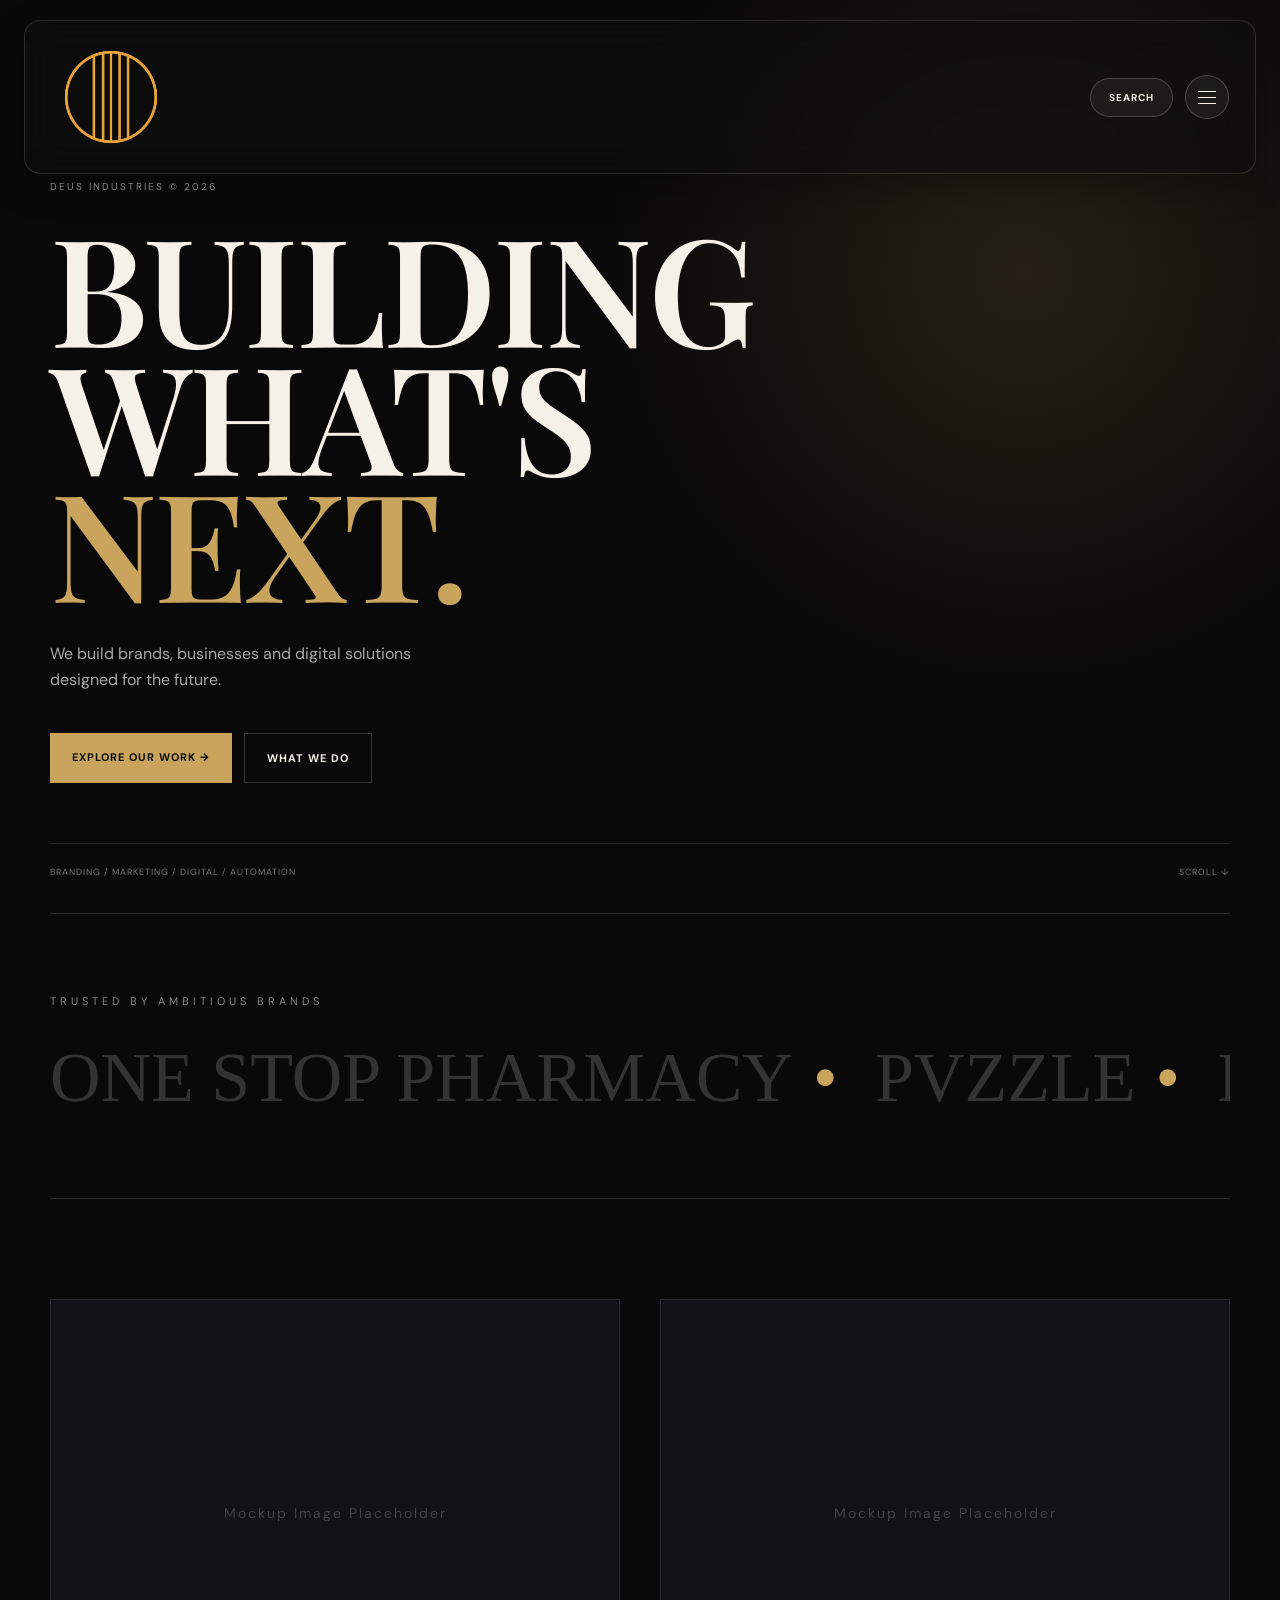
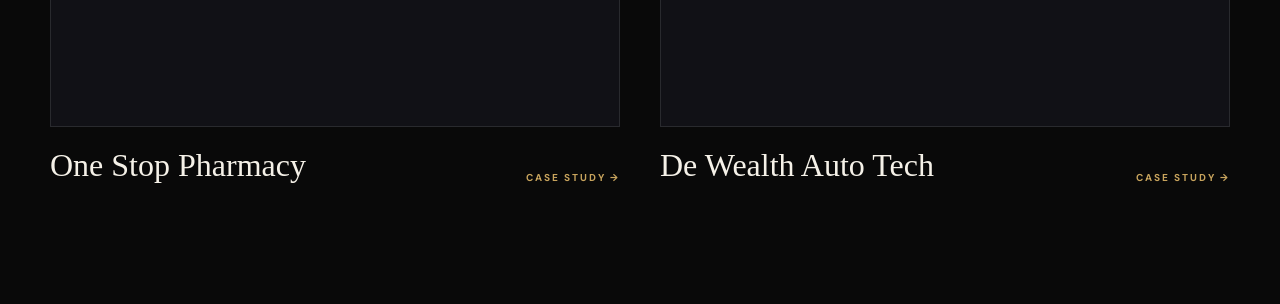
<file: index.html>
<!DOCTYPE html>
<html lang="en">
<head>
  <meta charset="UTF-8">
  <meta name="viewport" content="width=device-width, initial-scale=1.0">
  <title>Deus Industries</title>
  <link rel="icon" type="image/png" href="images/favicon1.png?">
  <link rel="stylesheet" href="style.css">
</head>

<body>

  <header class="navbar">
    <a href="index.html" class="logo">
      <img src="images/deus-logo.png" alt="DEUS Industries">
    </a>

    <div class="nav-actions">
      <button class="search-btn" id="searchBtn" aria-label="Search DEUS">SEARCH</button>
      <button class="menu-btn" id="menuBtn" aria-label="Open menu">
        <span></span><span></span><span></span>
      </button>
    </div> <!-- This missing closing div was causing layout issues -->
  </header>

  <div class="menu-overlay" id="menuOverlay">
    <div class="menu-header">
      <a href="index.html" class="logo">
        <img src="images/deus-logo.png" alt="DEUS Industries">
      </a>
      <button class="close-btn" id="closeBtn">×</button>
    </div>
    
    <nav class="menu-links">
      <a href="index.html"><span>Home</span> </a>
      <a href="services.html"><span>Services</span> </a>
      <a href="work.html"><span>Work</span> </a>
      <a href="products.html"><span>Products</span> </a>
      <a href="labs.html"><span>Deus Labs</span> </a>
      <a href="about.html"><span>About</span> </a>
      <a href="contact.html"><span>Contact</span> </a>
    </nav>

    <div class="menu-footer">
      <p>BUILDING BRANDS, BUSINESSES<br>AND DIGITAL SOLUTIONS FOR THE FUTURE.</p>
      <a href="#" class="start-project open-modal-btn">START A PROJECT →</a>
    </div>
  </div>

  <main class="hero">
    <div class="hero-content">
      <p class="eyebrow">DEUS INDUSTRIES © 2026</p>
      <h1>
        BUILDING<br>
        WHAT'S<br>
        <span>NEXT.</span>
      </h1>
      <p class="hero-text">
        We build brands, businesses and digital solutions designed for the future.
      </p>
      <div class="hero-buttons">
        <a href="work.html" class="btn primary">EXPLORE OUR WORK →</a>
        <a href="services.html" class="btn secondary">WHAT WE DO</a>
      </div>
    </div>

    <div class="hero-bottom">
      <p>BRANDING / MARKETING / DIGITAL / AUTOMATION</p>
      <a href="#featured-work" class="scroll-indicator">SCROLL ↓</a>
    </div>
  </main>

  <!-- NEW FEATURED WORK & SOCIAL PROOF SECTION -->
  <section id="featured-work" class="home-featured-section">
    <!-- Marquee Banner -->
    <div class="client-marquee">
      <p class="section-label">TRUSTED BY AMBITIOUS BRANDS</p>
      <div class="marquee-track">
        <span>ONE STOP PHARMACY</span><span class="dot">•</span>
        <span>PVZZLE</span><span class="dot">•</span>
        <span>DE WEALTH GROUP</span><span class="dot">•</span>
        <span>ONE STOP PHARMACY</span><span class="dot">•</span>
        <span>PVZZLE</span><span class="dot">•</span>
        <span>DE WEALTH AUTO</span>
      </div>
    </div>

    <!-- Featured Projects Grid -->
    <div class="featured-grid">
      <a href="onestop.html" class="feature-card">
        <div class="feature-image">
          <!-- You will replace this with an actual mockup image later -->
          <p>Mockup Image Placeholder</p> 
        </div>
        <div class="feature-meta">
          <h3>One Stop Pharmacy</h3>
          <span>CASE STUDY →</span>
        </div>
      </a>

      <a href="dewealth.html" class="feature-card">
        <div class="feature-image">
          <!-- You will replace this with an actual mockup image later -->
          <p>Mockup Image Placeholder</p>
        </div>
        <div class="feature-meta">
          <h3>De Wealth Auto Tech</h3>
          <span>CASE STUDY →</span>
        </div>
      </a>
    </div>
  </section>

  <!-- SEARCH MODAL OVERLAY -->
  <div class="search-overlay" id="searchOverlay">
    <div class="search-header">
      <span>SEARCH</span>
      <button class="search-close-btn" id="searchCloseBtn">×</button>
    </div>
    <div class="search-content">
      <input type="text" id="searchInput" placeholder="Type to search..." autocomplete="off">
      <div class="search-results" id="searchResults">
        <p class="search-placeholder">Start typing to explore Deus Industries...</p>
      </div>
    </div>
  </div>

  <script src="script.js"></script>
</body>
</html>
</file>
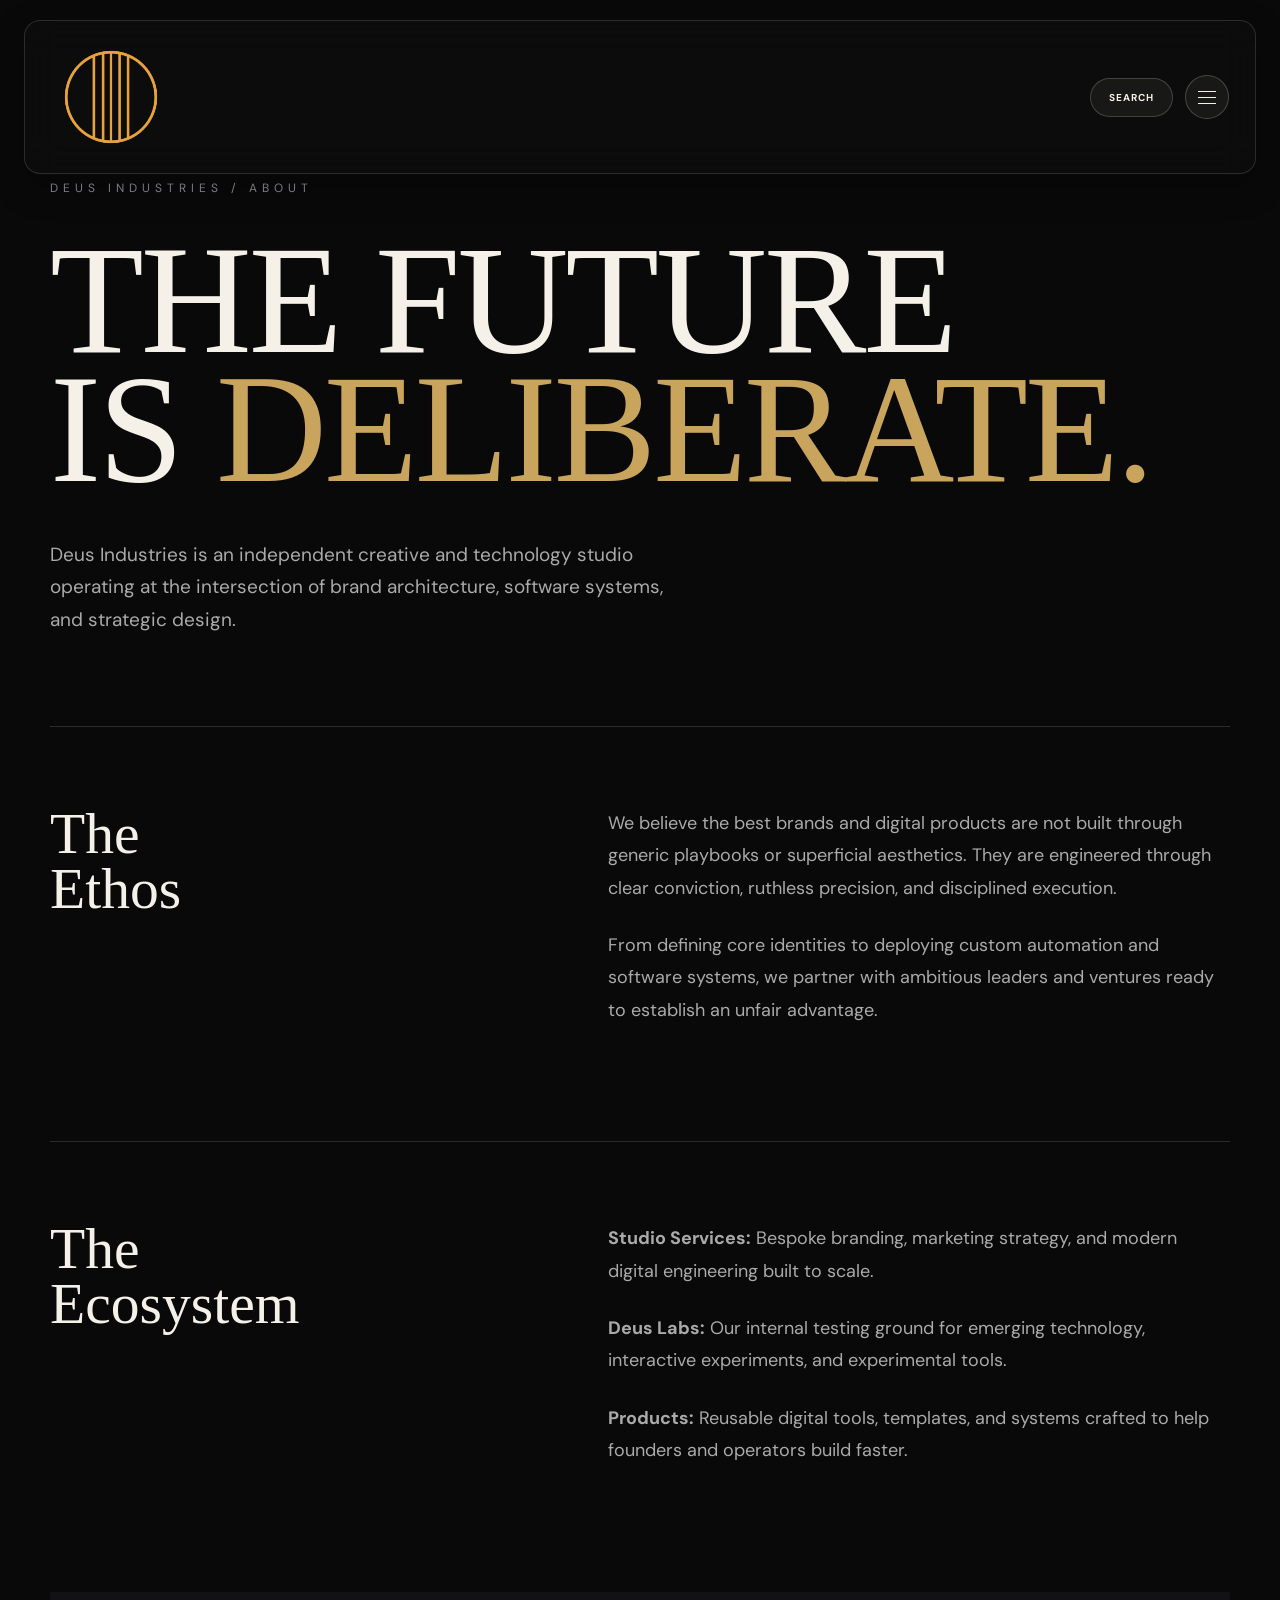
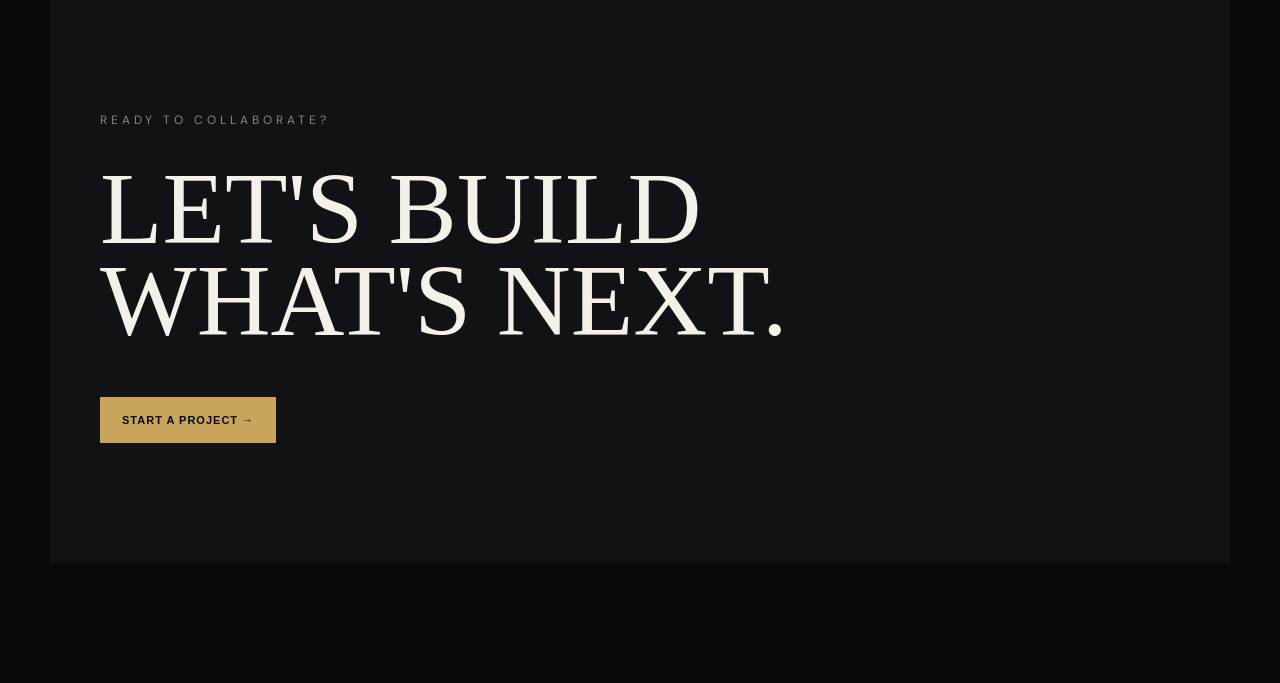
<file: about.html>
<!DOCTYPE html>
<html lang="en">
<head>
  <meta charset="UTF-8">
  <meta name="viewport" content="width=device-width, initial-scale=1.0">
  <title>About | Deus Industries</title>
  <link rel="stylesheet" href="style.css">
</head>

<body>

  <header class="navbar">
    <a href="index.html" class="logo">
      <img src="images/deus-logo.png" alt="DEUS Industries">
    </a>

    <div class="nav-actions">
      <button class="search-btn" id="searchBtn">SEARCH</button>
      <button class="menu-btn" id="menuBtn" aria-label="Open menu">
        <span></span><span></span><span></span>
      </button>
    </div>
  </header>

  <div class="menu-overlay" id="menuOverlay">
    <div class="menu-header">
      <a href="index.html" class="logo">
        <img src="images/deus-logo.png" alt="DEUS Industries">
      </a>
      <button class="close-btn" id="closeBtn">×</button>
    </div>

    <nav class="menu-links">
      <a href="index.html"><span>Home</span></a>
      <a href="services.html"><span>Services</span></a>
      <a href="work.html"><span>Work</span></a>
      <a href="products.html"><span>Products</span></a>
      <a href="labs.html"><span>Deus Labs</span></a>
      <a href="about.html"><span>About</span></a>
      <a href="contact.html"><span>Contact</span></a>
    </nav>

    <div class="menu-footer">
      <p>BUILDING BRANDS, BUSINESSES<br>AND DIGITAL SOLUTIONS FOR THE FUTURE.</p>
      <a href="#" class="start-project open-modal-btn">START A PROJECT →</a>
    </div>
  </div>

  <main class="inner-page">
    <p class="page-label">DEUS INDUSTRIES / ABOUT</p>

    <h1>
      THE FUTURE<br>
      IS <span>DELIBERATE.</span>
    </h1>

    <p class="page-description">
      Deus Industries is an independent creative and technology studio operating at the 
      intersection of brand architecture, software systems, and strategic design.
    </p>

    <section class="about-grid">
      <h2>The<br>Ethos</h2>
      <div>
        <p>
          We believe the best brands and digital products are not built through generic playbooks 
          or superficial aesthetics. They are engineered through clear conviction, ruthless precision, 
          and disciplined execution.
        </p>
        <p>
          From defining core identities to deploying custom automation and software systems, 
          we partner with ambitious leaders and ventures ready to establish an unfair advantage.
        </p>
      </div>
    </section>

    <section class="about-grid">
      <h2>The<br>Ecosystem</h2>
      <div>
        <p>
          <strong>Studio Services:</strong> Bespoke branding, marketing strategy, and modern digital engineering built to scale.
        </p>
        <p>
          <strong>Deus Labs:</strong> Our internal testing ground for emerging technology, interactive experiments, and experimental tools.
        </p>
        <p>
          <strong>Products:</strong> Reusable digital tools, templates, and systems crafted to help founders and operators build faster.
        </p>
      </div>
    </section>

    <section class="services-cta" style="margin-top: 100px;">
      <p>READY TO COLLABORATE?</p>
      <h2>
        LET'S BUILD<br>
        WHAT'S <span>NEXT.</span>
      </h2>
      <button class="gold-button open-modal-btn" style="border:none; cursor:pointer;">START A PROJECT →</button>
    </section>
  </main>

  <!-- SEARCH MODAL OVERLAY -->
  <div class="search-overlay" id="searchOverlay">
    <div class="search-header">
      <span>SEARCH</span>
      <button class="search-close-btn" id="searchCloseBtn">×</button>
    </div>
    <div class="search-content">
      <input type="text" id="searchInput" placeholder="Type to search..." autocomplete="off">
      <div class="search-results" id="searchResults">
        <p class="search-placeholder">Start typing to explore Deus Industries...</p>
      </div>
    </div>
  </div>

  <script src="script.js"></script>
</body>
</html>
</file>
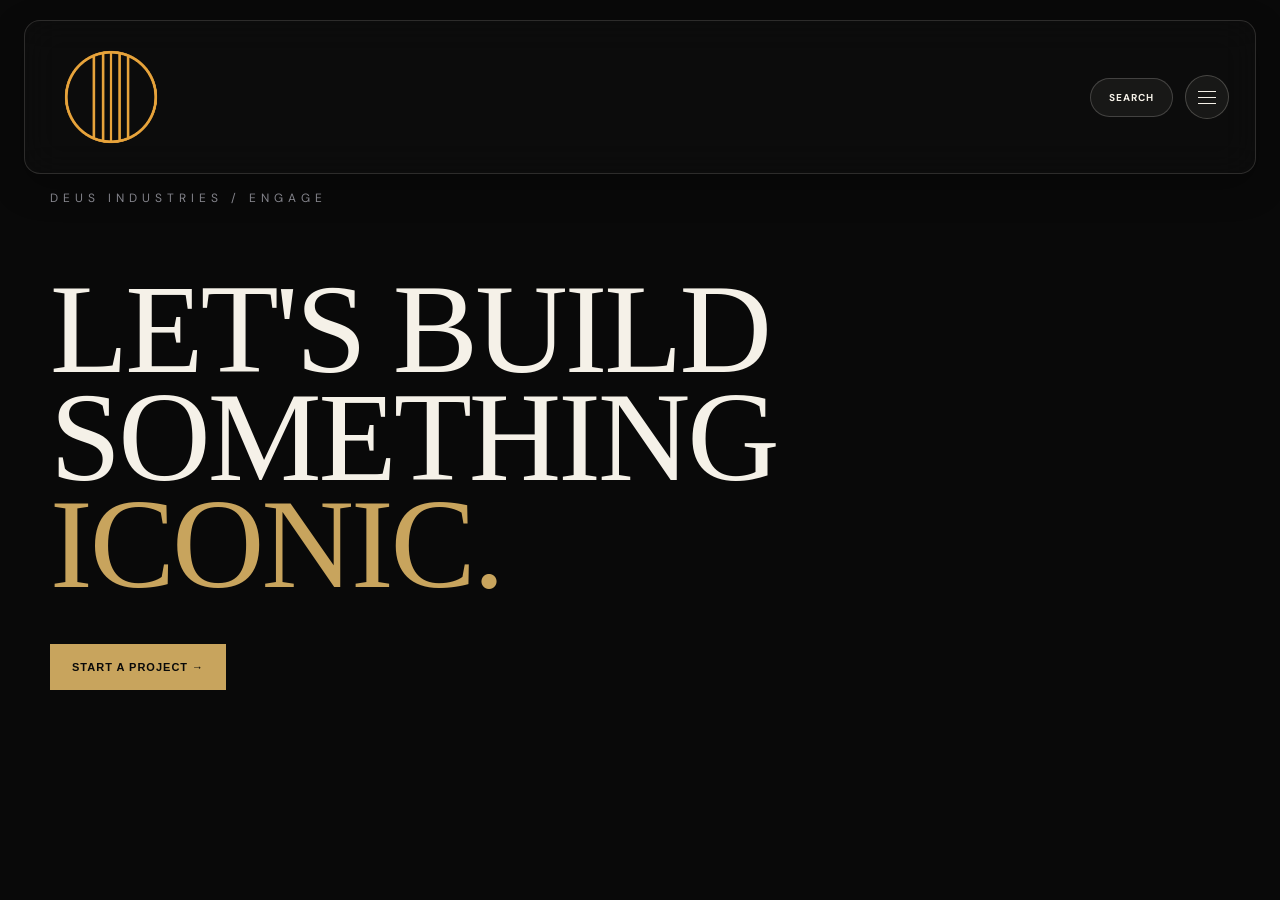
<file: contact.html>
<!DOCTYPE html>
<html lang="en">
<head>
  <meta charset="UTF-8">
  <meta name="viewport" content="width=device-width, initial-scale=1.0">
  <title>Contact | Deus Industries</title>
  <link rel="stylesheet" href="style.css">
</head>

<body>

  <header class="navbar">
    <a href="index.html" class="logo">
      <img src="images/deus-logo.png" alt="DEUS Industries">
    </a>

    <div class="nav-actions">
      <button class="search-btn" id="searchBtn" aria-label="Search DEUS">SEARCH</button>
      <button class="menu-btn" id="menuBtn" aria-label="Open menu">
        <span></span><span></span><span></span>
      </button>
    </div>
  </header>

  <div class="menu-overlay" id="menuOverlay">
    <div class="menu-header">
      <a href="index.html" class="logo">
        <img src="images/deus-logo.png" alt="DEUS Industries">
      </a>
      <button class="close-btn" id="closeBtn">×</button>
    </div>
    
    <nav class="menu-links">
      <a href="index.html"><span>Home</span></a>
      <a href="services.html"><span>Services</span></a>
      <a href="work.html"><span>Work</span></a>
      <a href="products.html"><span>Products</span></a>
      <a href="labs.html"><span>Deus Labs</span></a>
      <a href="about.html"><span>About</span></a>
      <a href="contact.html"><span>Contact</span></a>
    </nav>

    <div class="menu-footer">
      <p>BUILDING BRANDS, BUSINESSES<br>AND DIGITAL SOLUTIONS FOR THE FUTURE.</p>
      <a href="#" class="start-project open-modal-btn">START A PROJECT →</a>
    </div>
  </div>

  <main class="contact-page">
    <p class="page-label">DEUS INDUSTRIES / ENGAGE</p>
    <h1>
      LET'S BUILD<br>
      SOMETHING <span>ICONIC.</span>
    </h1>
    <button class="gold-button open-modal-btn" style="border: none; cursor: pointer; align-self: flex-start;">
      START A PROJECT →
    </button>
  </main>

  <!-- SEARCH MODAL OVERLAY -->
  <div class="search-overlay" id="searchOverlay">
    <div class="search-header">
      <span>SEARCH</span>
      <button class="search-close-btn" id="searchCloseBtn">×</button>
    </div>
    <div class="search-content">
      <input type="text" id="searchInput" placeholder="Type to search..." autocomplete="off">
      <div class="search-results" id="searchResults">
        <p class="search-placeholder">Start typing to explore Deus Industries...</p>
      </div>
    </div>
  </div>

  <!-- CONTACT MODAL OVERLAY -->
  <div class="contact-modal-overlay" id="contactModal">
    <div class="contact-modal-card">
      <div class="modal-card-header">
        <h3>Start an Inquiry</h3>
        <button class="modal-close-btn" id="modalCloseBtn">×</button>
      </div>
      <p class="modal-subtitle">Tell us about your brand, software, or next deployment.</p>

      <!-- Replace YOUR_FORMSPREE_ENDPOINT below with your live Formspree URL -->
      <form id="projectInquiryForm" action="YOUR_FORMSPREE_ENDPOINT" method="POST">
        <div class="form-group">
          <label for="clientName">Full Name</label>
          <input type="text" id="clientName" name="name" placeholder="Alexander Wright" required>
        </div>

        <div class="form-group">
          <label for="clientContact">Email or WhatsApp Number</label>
          <input type="text" id="clientContact" name="contact" placeholder="e.g. alex@studio.com or +234..." required>
        </div>

        <div class="form-group">
          <label for="serviceType">Service Required</label>
          <select id="serviceType" name="service" required>
            <option value="Brand Architecture & Identity">Brand Architecture & Identity</option>
            <option value="Full-Stack Web Engineering">Full-Stack Web Engineering</option>
            <option value="AI Automation & Custom Systems">AI Automation & Custom Systems</option>
            <option value="Digital Growth & Art Direction">Digital Growth & Art Direction</option>
            <option value="Other / Deus Labs Collaboration">Other / Deus Labs Collaboration</option>
          </select>
        </div>

        <div class="form-group">
          <label for="projectBrief">Brief Overview (Optional)</label>
          <textarea id="projectBrief" name="message" rows="3" placeholder="Goals, scope, timeline..."></textarea>
        </div>

        <button type="submit" class="modal-submit-btn">Transmit Inquiry →</button>
      </form>
    </div>
  </div>

  <script src="script.js"></script>
</body>
</html>
</file>
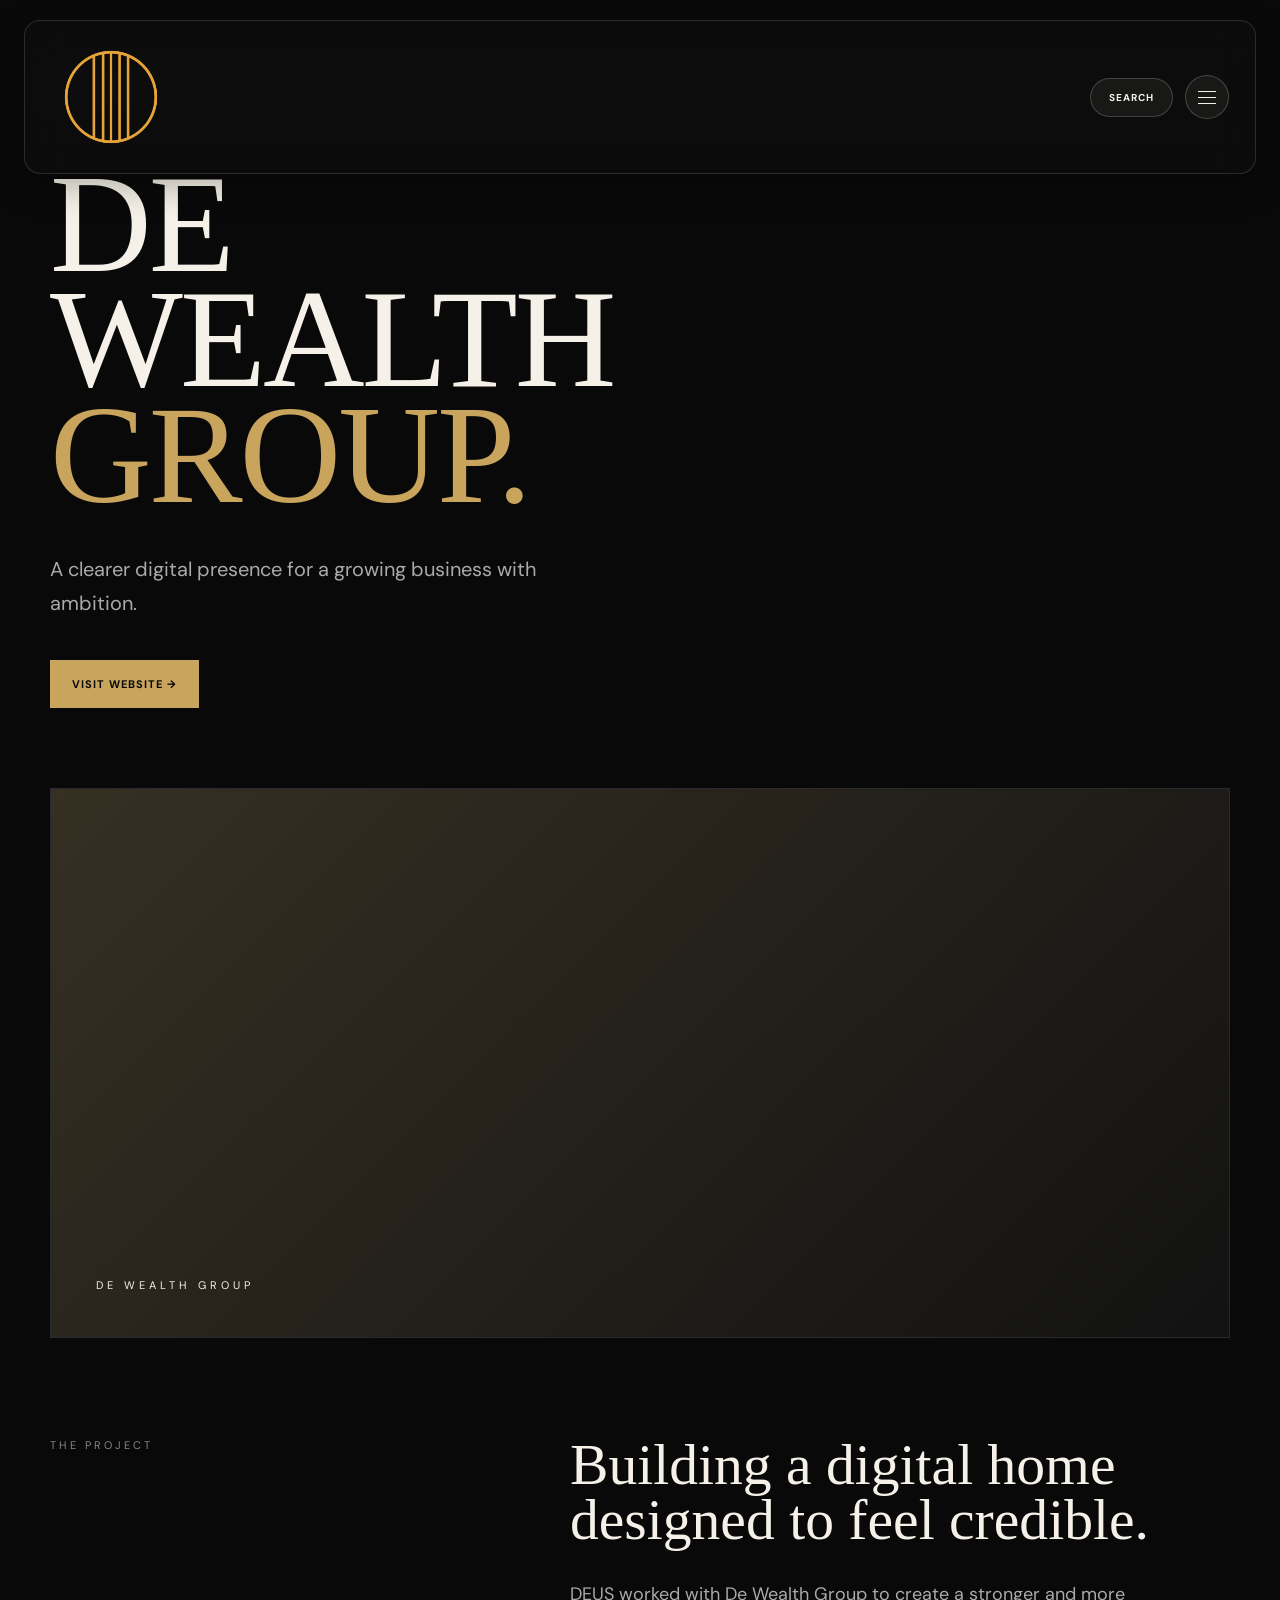
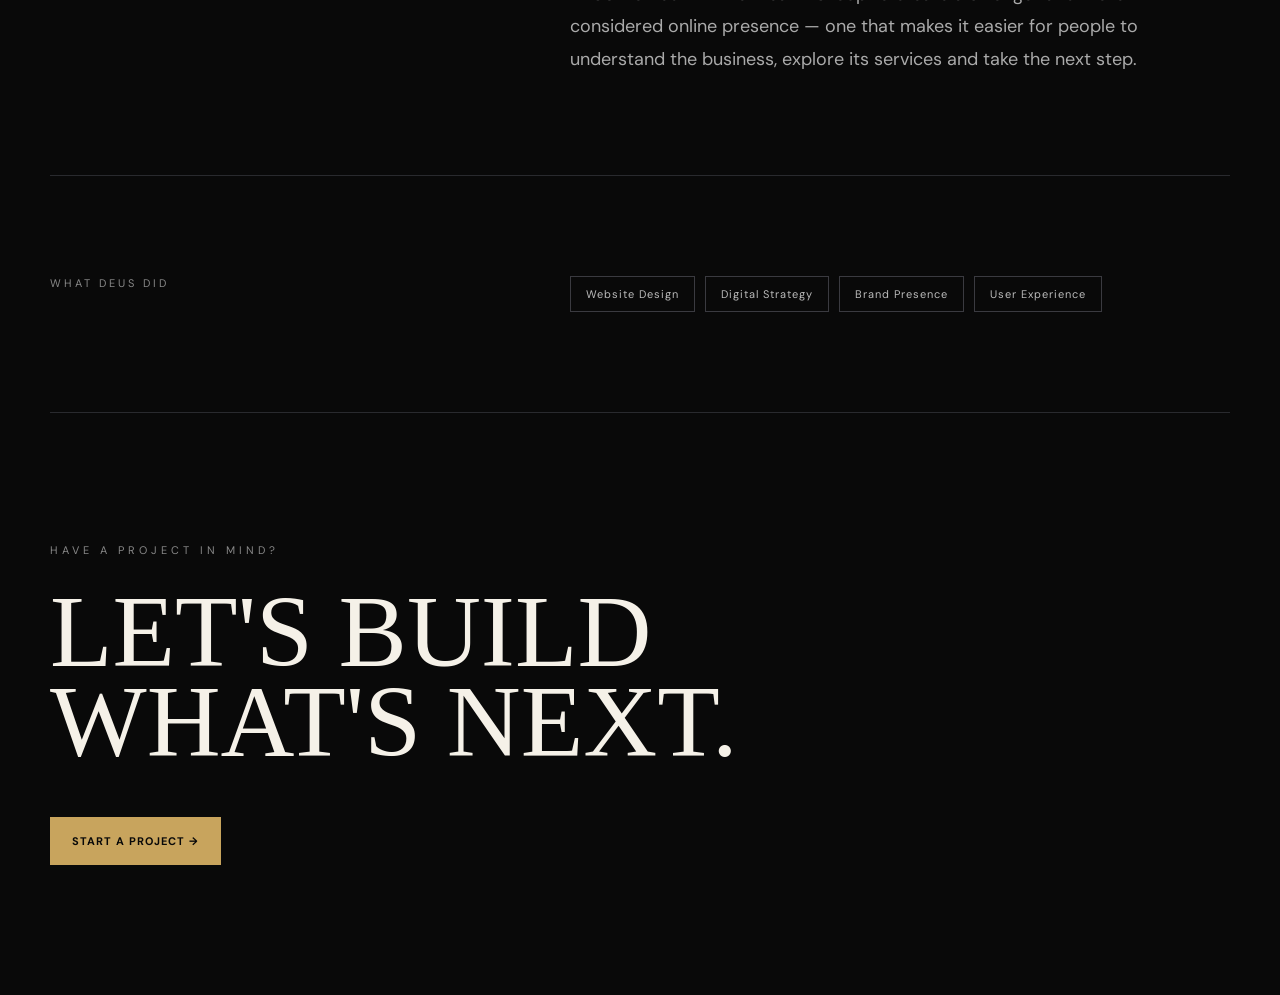
<file: dewealth.html>
<!DOCTYPE html>
<html lang="en">
<head>
  <meta charset="UTF-8">
  <meta name="viewport" content="width=device-width, initial-scale=1.0">

  <title>De Wealth Group | Deus Industries</title>

  <link rel="stylesheet" href="style.css">
</head>

<body>

  <header class="navbar">
    <a href="index.html" class="logo">
      <img src="images/deus-logo.png" alt="DEUS Industries">
    </a>

    <div class="nav-actions">
      <button class="search-btn" id="searchBtn">SEARCH</button>
      <button class="menu-btn" id="menuBtn" aria-label="Open menu">
        <span></span><span></span><span></span>
      </button>
    </div>
  </header>

  <div class="menu-overlay" id="menuOverlay">

    <div class="menu-header">
      <a href="index.html" class="logo">
        <img src="images/deus-logo.png" alt="DEUS Industries">
      </a>

      <button class="close-btn" id="closeBtn">×</button>
    </div>

    <nav class="menu-links">
      <a href="index.html"><span>Home</span></a>
      <a href="services.html"><span>Services</span></a>
      <a href="work.html"><span>Work</span></a>
      <a href="products.html"><span>Products</span></a>
      <a href="labs.html"><span>Deus Labs</span></a>
      <a href="about.html"><span>About</span></a>
      <a href="contact.html"><span>Contact</span></a>
    </nav>

    <div class="menu-footer">
      <p>
        BUILDING BRANDS, BUSINESSES<br>
        AND DIGITAL SOLUTIONS FOR THE FUTURE.
      </p>

      <a href="contact.html" class="start-project">
        START A PROJECT →
      </a>
    </div>

  </div>

  

  <main class="case-study">

    <section class="case-hero">
      <p class="page-label">DEUS INDUSTRIES / SELECTED WORK</p>

      <h1>
        DE<br>
        WEALTH<br>
        <span>GROUP.</span>
      </h1>

      <p class="case-intro">
        A clearer digital presence for a growing business with ambition.
      </p>

      <a
        href="https://de-wealth.vercel.app/"
        target="_blank"
        rel="noopener"
        class="gold-button"
      >
        VISIT WEBSITE →
      </a>
    </section>

    <section class="case-image case-image-main">
      <p>DE WEALTH GROUP</p>
    </section>

    <section class="case-details">

      <div class="case-detail-label">
        <p>THE PROJECT</p>
      </div>

      <div class="case-detail-content">
        <h2>
          Building a digital home
          designed to feel <span>credible.</span>
        </h2>

        <p>
          DEUS worked with De Wealth Group to create a stronger and more
          considered online presence — one that makes it easier for people
          to understand the business, explore its services and take the
          next step.
        </p>
      </div>

    </section>

    <section class="case-details">

      <div class="case-detail-label">
        <p>WHAT DEUS DID</p>
      </div>

      <div class="case-detail-content">
        <div class="service-tags">
          <span>Website Design</span>
          <span>Digital Strategy</span>
          <span>Brand Presence</span>
          <span>User Experience</span>
        </div>
      </div>

    </section>

    <section class="case-cta">
      <p>HAVE A PROJECT IN MIND?</p>

      <h2>
        LET'S BUILD<br>
        WHAT'S <span>NEXT.</span>
      </h2>

      <a href="contact.html" class="gold-button">
        START A PROJECT →
      </a>
    </section>

  </main>

  <script src="script.js"></script>

</body>
</html>
</file>
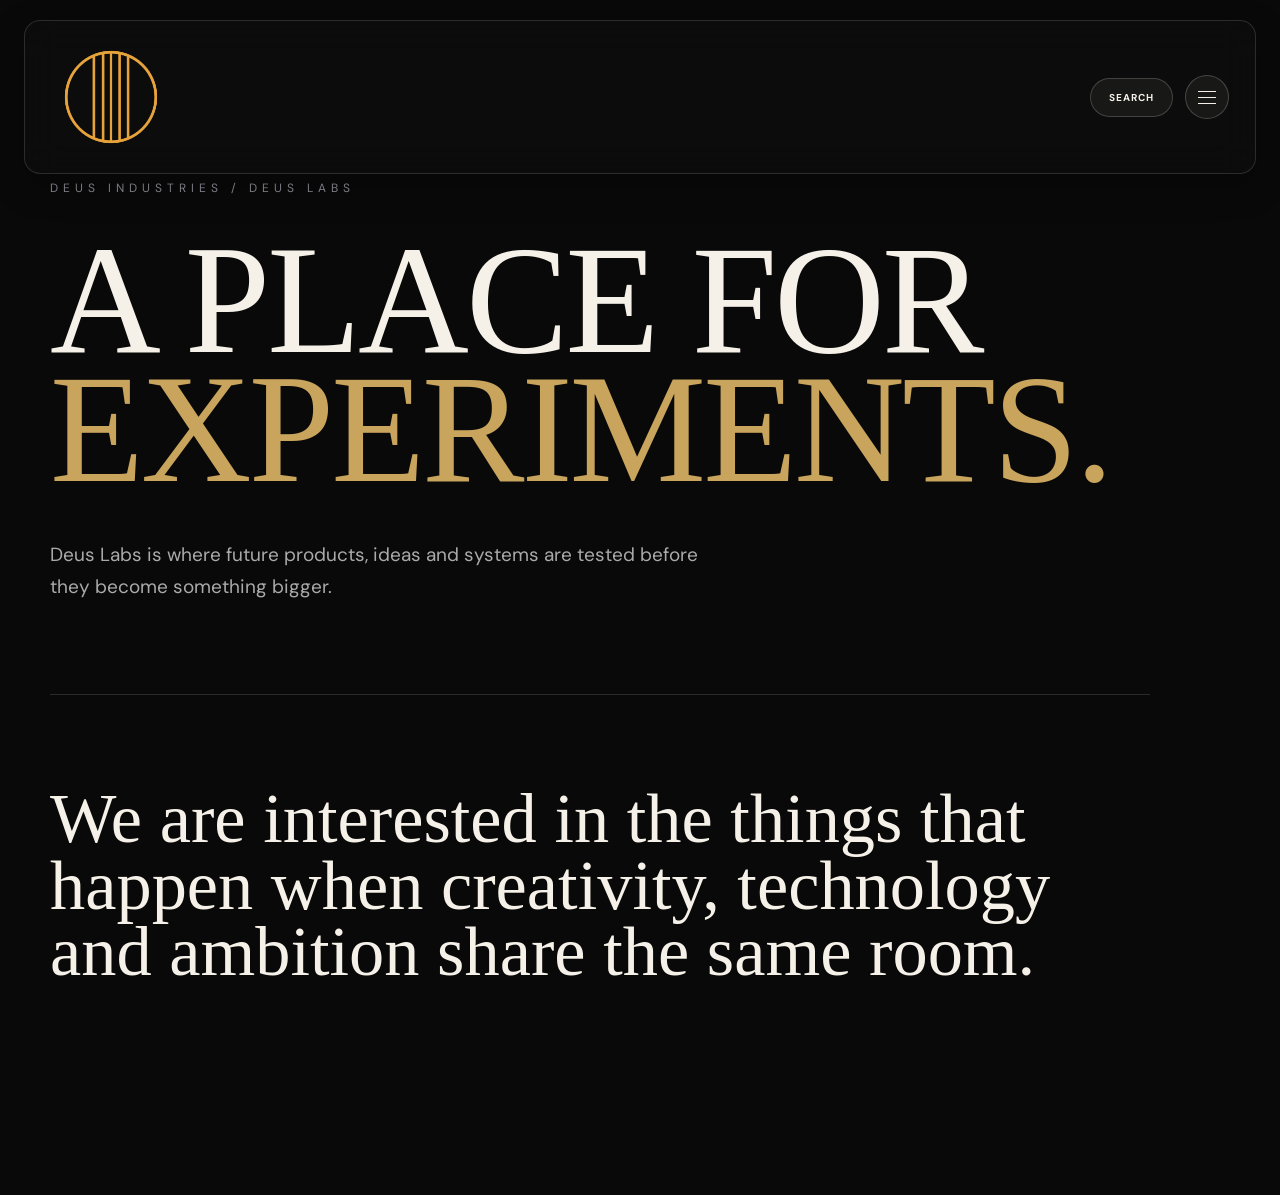
<file: labs.html>
<!DOCTYPE html>
<html lang="en">
<head>
  <meta charset="UTF-8">
  <meta name="viewport" content="width=device-width, initial-scale=1.0">
  <title>Deus Labs | Deus Industries</title>
  <link rel="stylesheet" href="style.css">
</head>

<body>

  <header class="navbar">
    <a href="index.html" class="logo">
      <img src="images/deus-logo.png" alt="DEUS Industries">
    </a>

    <div class="nav-actions">
      <button class="search-btn" id="searchBtn">SEARCH</button>
      <button class="menu-btn" id="menuBtn" aria-label="Open menu">
        <span></span><span></span><span></span>
      </button>
    </div>
  </header>

  <div class="menu-overlay" id="menuOverlay">
    <div class="menu-header">
      <a href="index.html" class="logo"><img src="images/deus-logo.png" alt="DEUS Industries"></a>
      <button class="close-btn" id="closeBtn">×</button>
    </div>

    <nav class="menu-links">
      <a href="index.html"><span>Home</span> </a>
      <a href="services.html"><span>Services</span> </a>
      <a href="work.html"><span>Work</span> </a>
      <a href="products.html"><span>Products</span> </a>
      <a href="labs.html"><span>Deus Labs</span> </a>
      <a href="about.html"><span>About</span> </a>
      <a href="contact.html"><span>Contact</span> </a>
    </nav>

    <div class="menu-footer">
      <p>BUILDING BRANDS, BUSINESSES<br>AND DIGITAL SOLUTIONS FOR THE FUTURE.</p>
      <a href="contact.html" class="start-project">START A PROJECT →</a>
    </div>
  </div>

  

  <main class="inner-page">
    <p class="page-label">DEUS INDUSTRIES / DEUS LABS</p>

    <h1>
      A PLACE FOR<br>
      <span>EXPERIMENTS.</span>
    </h1>

    <p class="page-description">
      Deus Labs is where future products, ideas and systems
      are tested before they become something bigger.
    </p>

    <section class="labs-statement">
      <p>
        We are interested in the things that happen
        when <span>creativity, technology and ambition</span>
        share the same room.
      </p>
    </section>
  </main>

  <script src="script.js"></script>
</body>
</html>
</file>
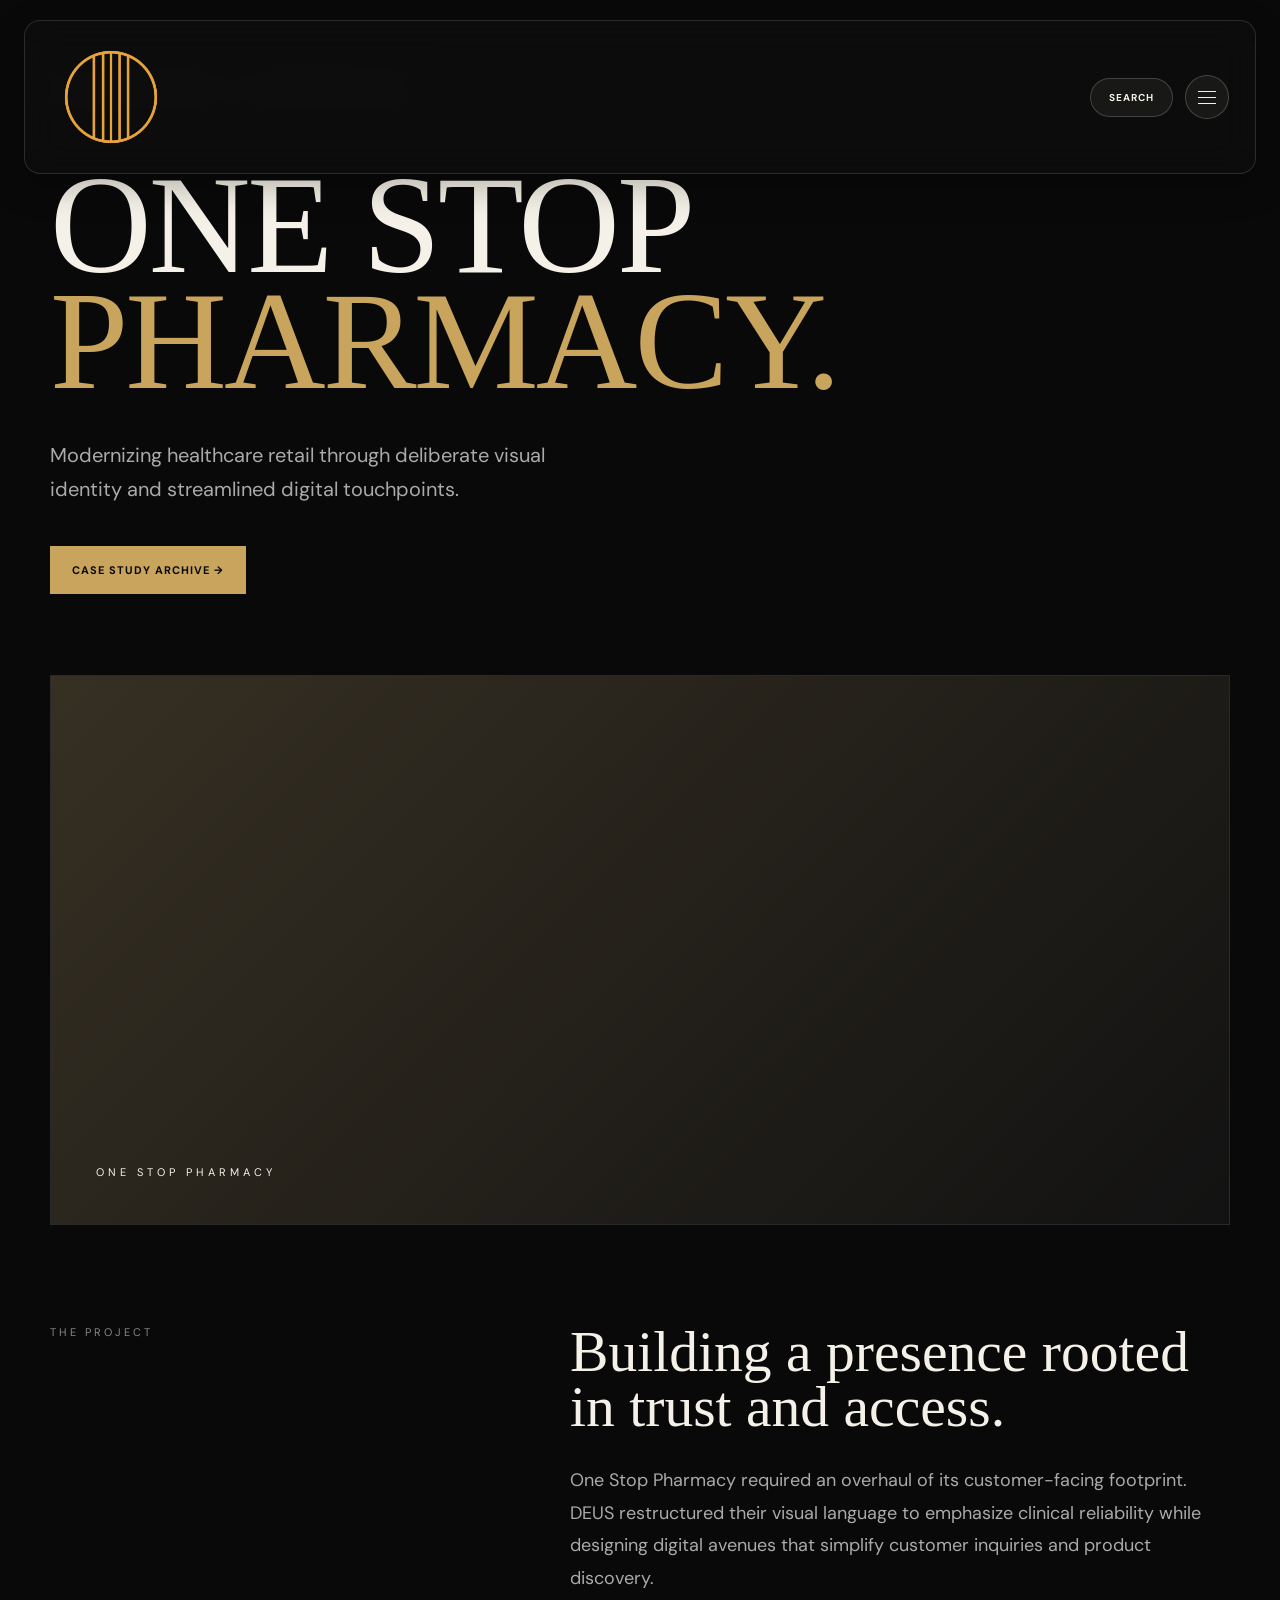
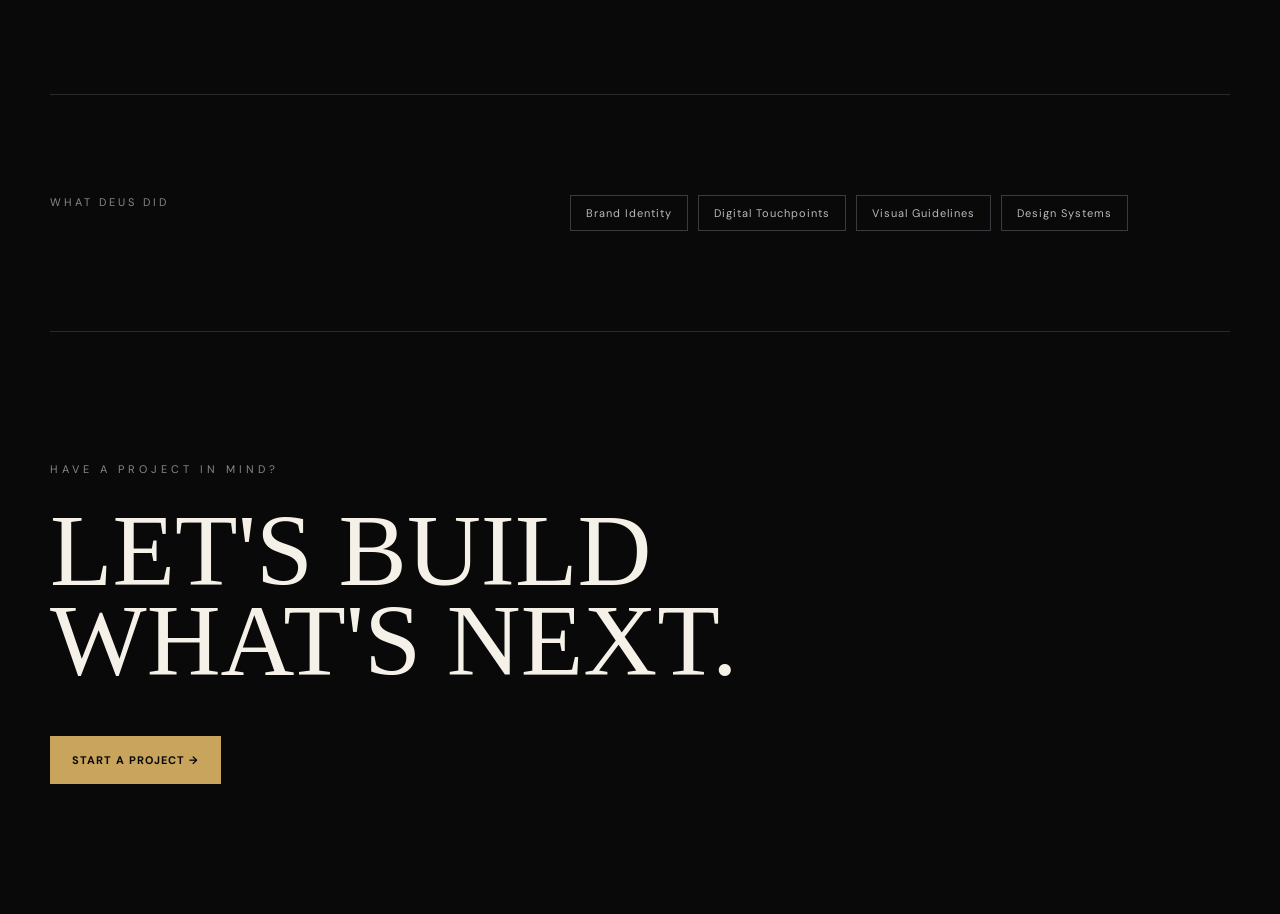
<file: onestop.html>
<!DOCTYPE html>
<html lang="en">
<head>
  <meta charset="UTF-8">
  <meta name="viewport" content="width=device-width, initial-scale=1.0">
  <title>One Stop Pharmacy | Deus Industries</title>
  <link rel="stylesheet" href="style.css">
</head>

<body>

  <header class="navbar">
    <a href="index.html" class="logo">
      <img src="images/deus-logo.png" alt="DEUS Industries">
    </a>

    <div class="nav-actions">
      <button class="search-btn" id="searchBtn">SEARCH</button>
      <button class="menu-btn" id="menuBtn" aria-label="Open menu">
        <span></span><span></span><span></span>
      </button>
    </div>
  </header>

  <div class="menu-overlay" id="menuOverlay">
    <div class="menu-header">
      <a href="index.html" class="logo">
        <img src="images/deus-logo.png" alt="DEUS Industries">
      </a>
      <button class="close-btn" id="closeBtn">×</button>
    </div>

    <nav class="menu-links">
      <a href="index.html"><span>Home</span></a>
      <a href="services.html"><span>Services</span></a>
      <a href="work.html"><span>Work</span></a>
      <a href="products.html"><span>Products</span></a>
      <a href="labs.html"><span>Deus Labs</span></a>
      <a href="about.html"><span>About</span></a>
      <a href="contact.html"><span>Contact</span></a>
    </nav>

    <div class="menu-footer">
      <p>
        BUILDING BRANDS, BUSINESSES<br>
        AND DIGITAL SOLUTIONS FOR THE FUTURE.
      </p>
      <a href="contact.html" class="start-project">START A PROJECT →</a>
    </div>
  </div>
  

  <main class="case-study">

    <section class="case-hero">
      <p class="page-label">DEUS INDUSTRIES / SELECTED WORK</p>

      <h1>
        ONE STOP<br>
        <span>PHARMACY.</span>
      </h1>

      <p class="case-intro">
        Modernizing healthcare retail through deliberate visual identity and streamlined digital touchpoints.
      </p>

      <a href="#" class="gold-button">
        CASE STUDY ARCHIVE →
      </a>
    </section>

    <section class="case-image case-image-main">
      <p>ONE STOP PHARMACY</p>
    </section>

    <section class="case-details">
      <div class="case-detail-label">
        <p>THE PROJECT</p>
      </div>

      <div class="case-detail-content">
        <h2>
          Building a presence rooted in <span>trust and access.</span>
        </h2>
        <p>
          One Stop Pharmacy required an overhaul of its customer-facing footprint. DEUS restructured their visual language to emphasize clinical reliability while designing digital avenues that simplify customer inquiries and product discovery.
        </p>
      </div>
    </section>

    <section class="case-details">
      <div class="case-detail-label">
        <p>WHAT DEUS DID</p>
      </div>

      <div class="case-detail-content">
        <div class="service-tags">
          <span>Brand Identity</span>
          <span>Digital Touchpoints</span>
          <span>Visual Guidelines</span>
          <span>Design Systems</span>
        </div>
      </div>
    </section>

    <section class="case-cta">
      <p>HAVE A PROJECT IN MIND?</p>
      <h2>
        LET'S BUILD<br>
        WHAT'S <span>NEXT.</span>
      </h2>
      <a href="contact.html" class="gold-button">START A PROJECT →</a>
    </section>

  </main>

  <script src="script.js"></script>
</body>
</html>
</file>
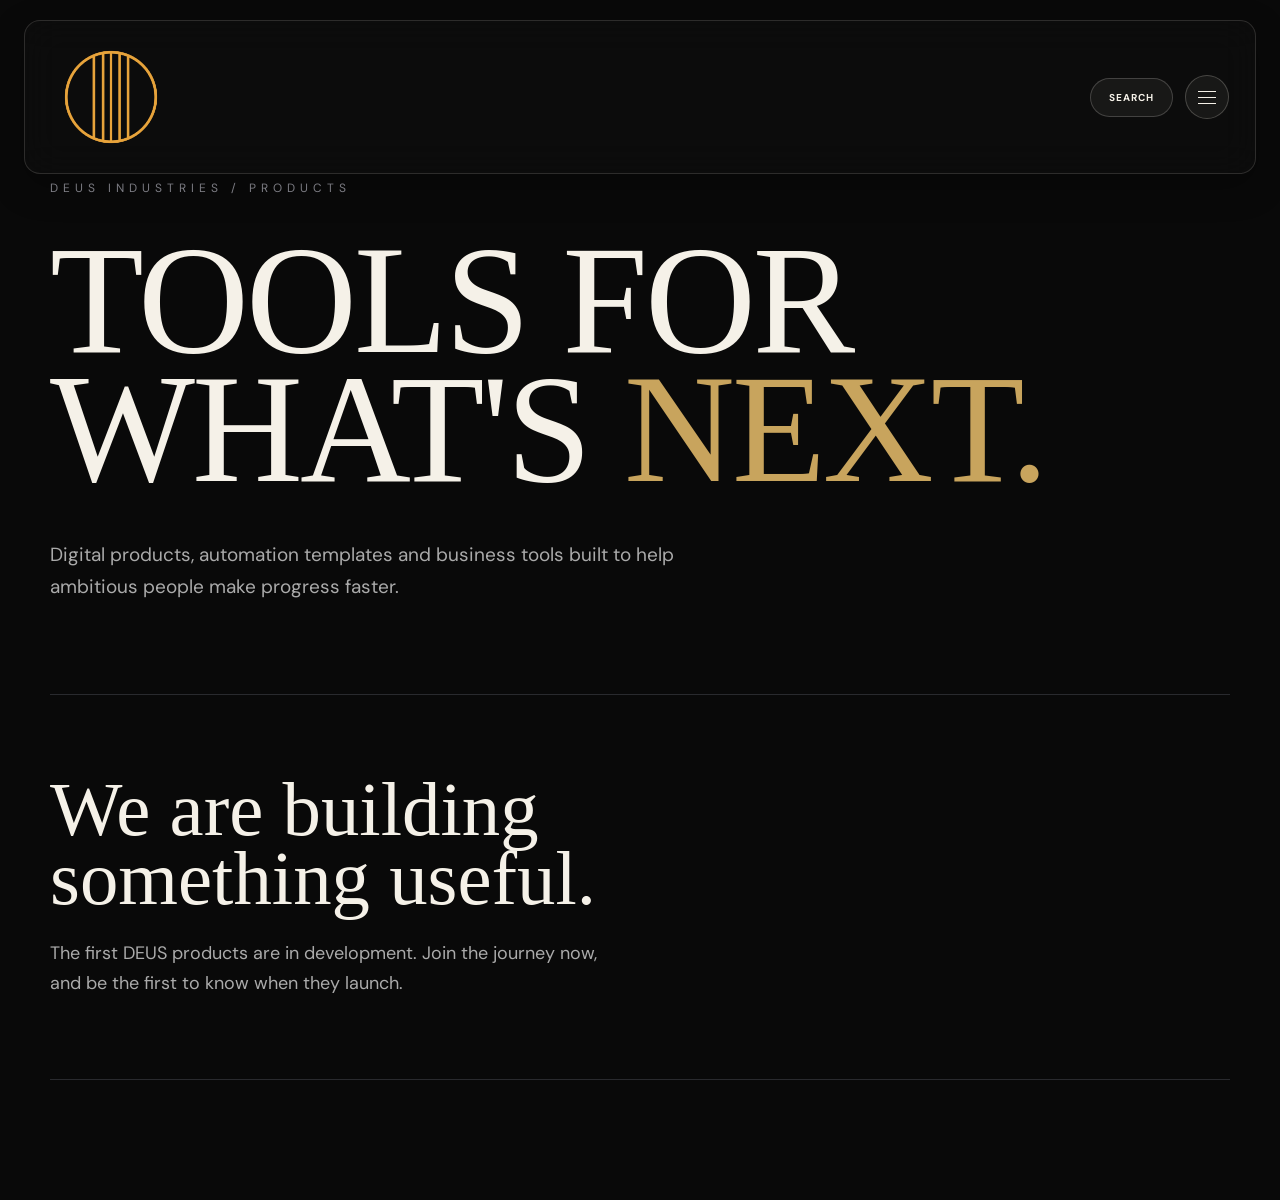
<file: products.html>
<!DOCTYPE html>
<html lang="en">
<head>
  <meta charset="UTF-8">
  <meta name="viewport" content="width=device-width, initial-scale=1.0">
  <title>Products | Deus Industries</title>
  <link rel="stylesheet" href="style.css">
</head>

<body>

  <header class="navbar">
    <a href="index.html" class="logo">
      <img src="images/deus-logo.png" alt="DEUS Industries">
    </a>

    <div class="nav-actions">
      <button class="search-btn" id="searchBtn">SEARCH</button>
      <button class="menu-btn" id="menuBtn" aria-label="Open menu">
        <span></span><span></span><span></span>
      </button>
    </div>
  </header>

  <div class="menu-overlay" id="menuOverlay">
    <div class="menu-header">
      <a href="index.html" class="logo"><img src="images/deus-logo.png" alt="DEUS Industries"></a>
      <button class="close-btn" id="closeBtn">×</button>
    </div>

    <nav class="menu-links">
      <a href="index.html"><span>Home</span> </a>
      <a href="services.html"><span>Services</span> </a>
      <a href="work.html"><span>Work</span> </a>
      <a href="products.html"><span>Products</span> </a>
      <a href="labs.html"><span>Deus Labs</span> </a>
      <a href="about.html"><span>About</span> </a>
      <a href="contact.html"><span>Contact</span> </a>
    </nav>


    <div class="menu-footer">
      <p>BUILDING BRANDS, BUSINESSES<br>AND DIGITAL SOLUTIONS FOR THE FUTURE.</p>
      <a href="contact.html" class="start-project">START A PROJECT →</a>
    </div>
  </div>

  

  <main class="inner-page">
    <p class="page-label">DEUS INDUSTRIES / PRODUCTS</p>

    <h1>
      TOOLS FOR<br>
      WHAT'S <span>NEXT.</span>
    </h1>

    <p class="page-description">
      Digital products, automation templates and business tools
      built to help ambitious people make progress faster.
    </p>

    <section class="coming-soon">
      <h2>We are building<br><span>something useful.</span></h2>

      <p>
        The first DEUS products are in development.
        Join the journey now, and be the first to know when they launch.
      </p>
    </section>
  </main>

  <script src="script.js"></script>
</body>
</html>
</file>
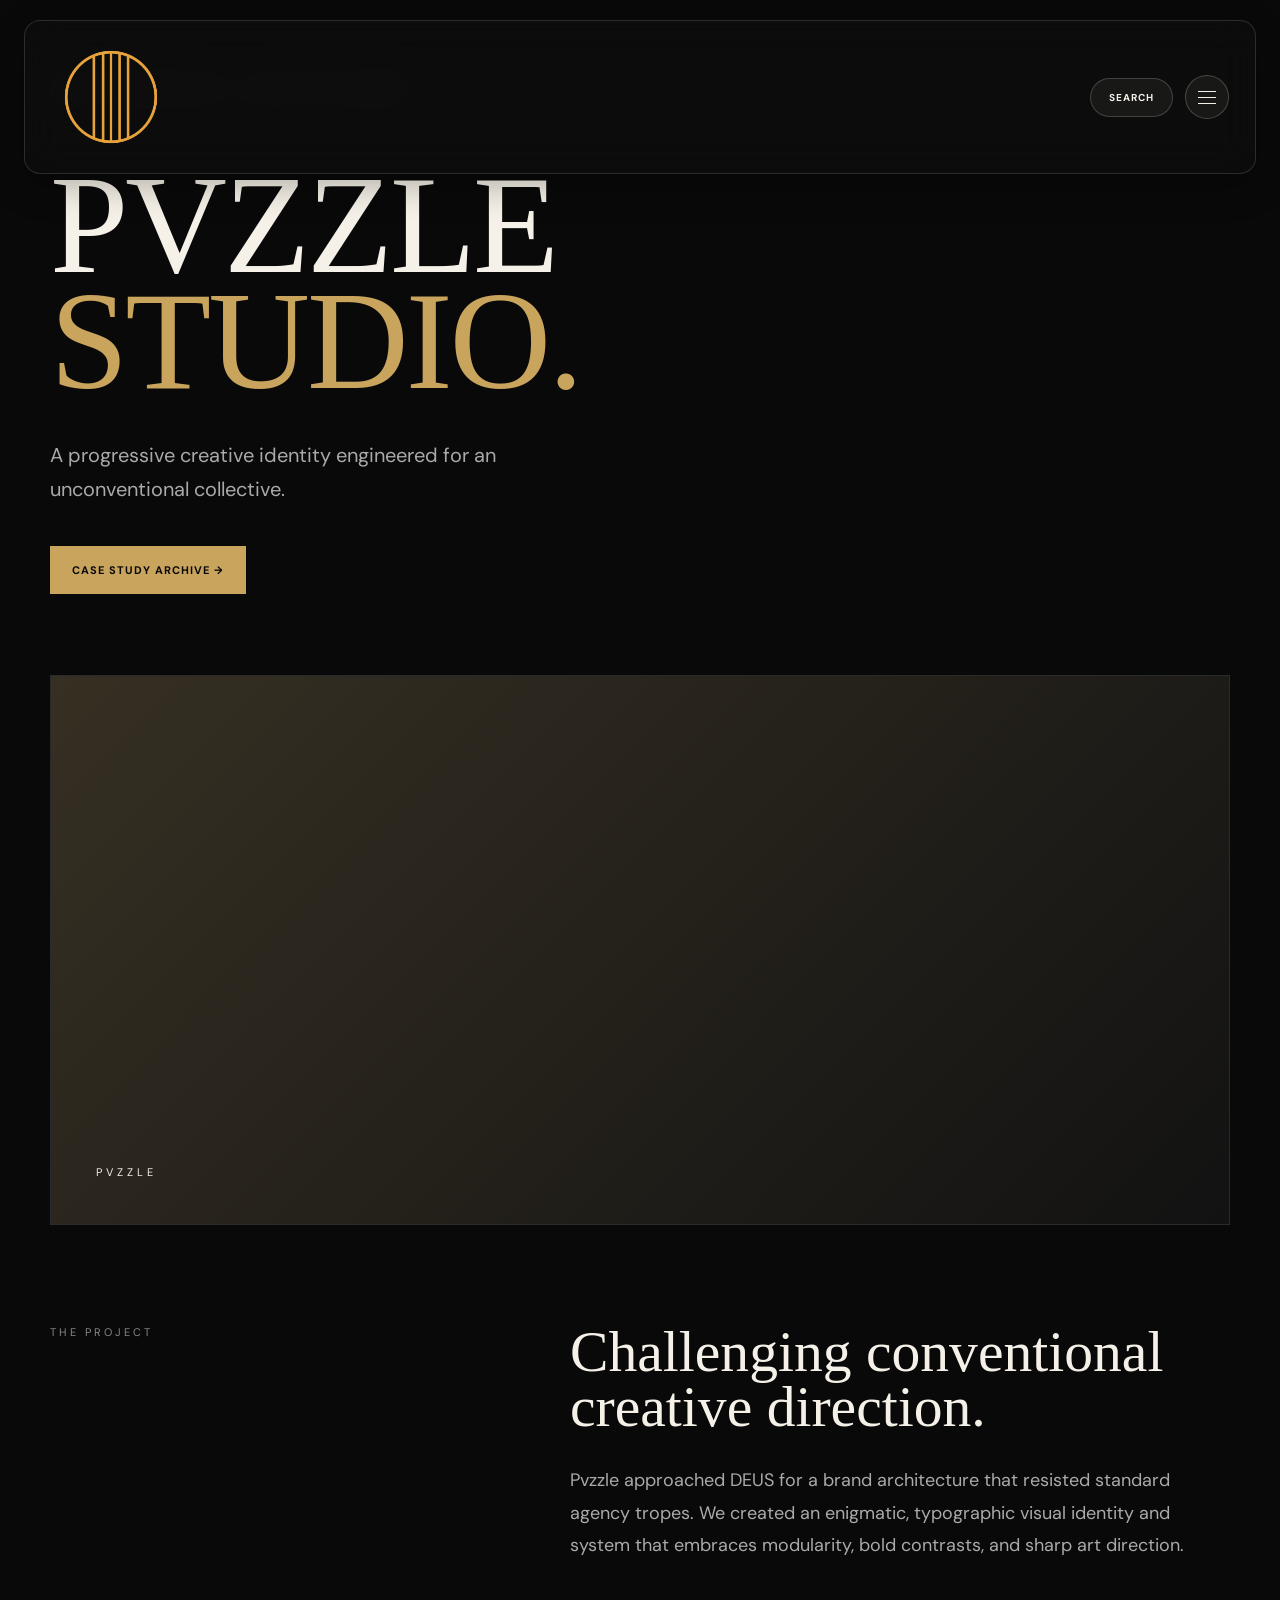
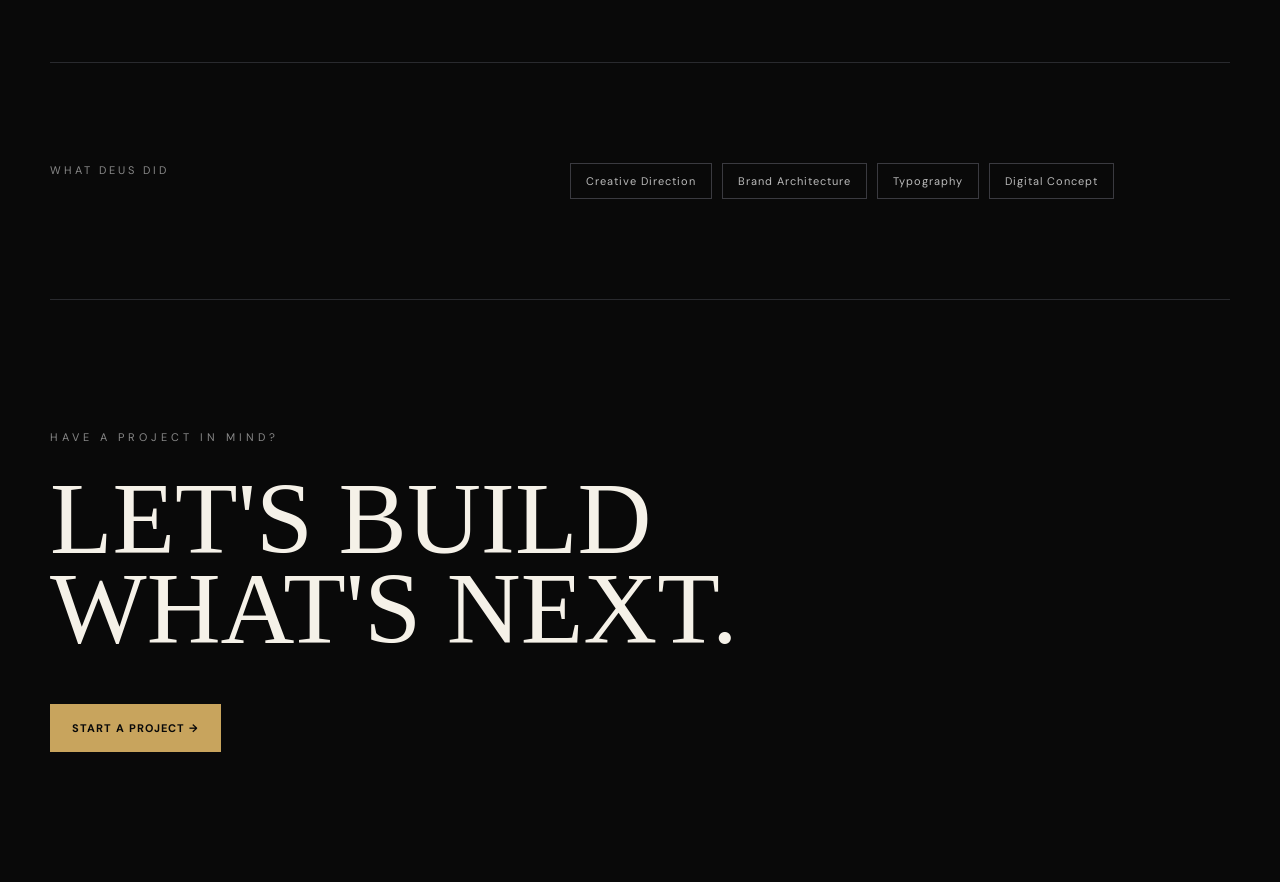
<file: pvzzle.html>
<!DOCTYPE html>
<html lang="en">
<head>
  <meta charset="UTF-8">
  <meta name="viewport" content="width=device-width, initial-scale=1.0">
  <title>Pvzzle | Deus Industries</title>
  <link rel="stylesheet" href="style.css">
</head>

<body>

  <header class="navbar">
    <a href="index.html" class="logo">
      <img src="images/deus-logo.png" alt="DEUS Industries">
    </a>

    <div class="nav-actions">
      <button class="search-btn" id="searchBtn">SEARCH</button>
      <button class="menu-btn" id="menuBtn" aria-label="Open menu">
        <span></span><span></span><span></span>
      </button>
    </div>
  </header>

  <div class="menu-overlay" id="menuOverlay">
    <div class="menu-header">
      <a href="index.html" class="logo">
        <img src="images/deus-logo.png" alt="DEUS Industries">
      </a>
      <button class="close-btn" id="closeBtn">×</button>
    </div>

    <nav class="menu-links">
      <a href="index.html"><span>Home</span></a>
      <a href="services.html"><span>Services</span></a>
      <a href="work.html"><span>Work</span></a>
      <a href="products.html"><span>Products</span></a>
      <a href="labs.html"><span>Deus Labs</span></a>
      <a href="about.html"><span>About</span></a>
      <a href="contact.html"><span>Contact</span></a>
    </nav>

    <div class="menu-footer">
      <p>
        BUILDING BRANDS, BUSINESSES<br>
        AND DIGITAL SOLUTIONS FOR THE FUTURE.
      </p>
      <a href="contact.html" class="start-project">START A PROJECT →</a>
    </div>
  </div>

  

  <main class="case-study">

    <section class="case-hero">
      <p class="page-label">DEUS INDUSTRIES / SELECTED WORK</p>

      <h1>
        PVZZLE<br>
        <span>STUDIO.</span>
      </h1>

      <p class="case-intro">
        A progressive creative identity engineered for an unconventional collective.
      </p>

      <a href="#" class="gold-button">
        CASE STUDY ARCHIVE →
      </a>
    </section>

    <section class="case-image case-image-main">
      <p>PVZZLE</p>
    </section>

    <section class="case-details">
      <div class="case-detail-label">
        <p>THE PROJECT</p>
      </div>

      <div class="case-detail-content">
        <h2>
          Challenging conventional <span>creative direction.</span>
        </h2>
        <p>
          Pvzzle approached DEUS for a brand architecture that resisted standard agency tropes. We created an enigmatic, typographic visual identity and system that embraces modularity, bold contrasts, and sharp art direction.
        </p>
      </div>
    </section>

    <section class="case-details">
      <div class="case-detail-label">
        <p>WHAT DEUS DID</p>
      </div>

      <div class="case-detail-content">
        <div class="service-tags">
          <span>Creative Direction</span>
          <span>Brand Architecture</span>
          <span>Typography</span>
          <span>Digital Concept</span>
        </div>
      </div>
    </section>

    <section class="case-cta">
      <p>HAVE A PROJECT IN MIND?</p>
      <h2>
        LET'S BUILD<br>
        WHAT'S <span>NEXT.</span>
      </h2>
      <a href="contact.html" class="gold-button">START A PROJECT →</a>
    </section>

  </main>

  <script src="script.js"></script>
</body>
</html>
</file>
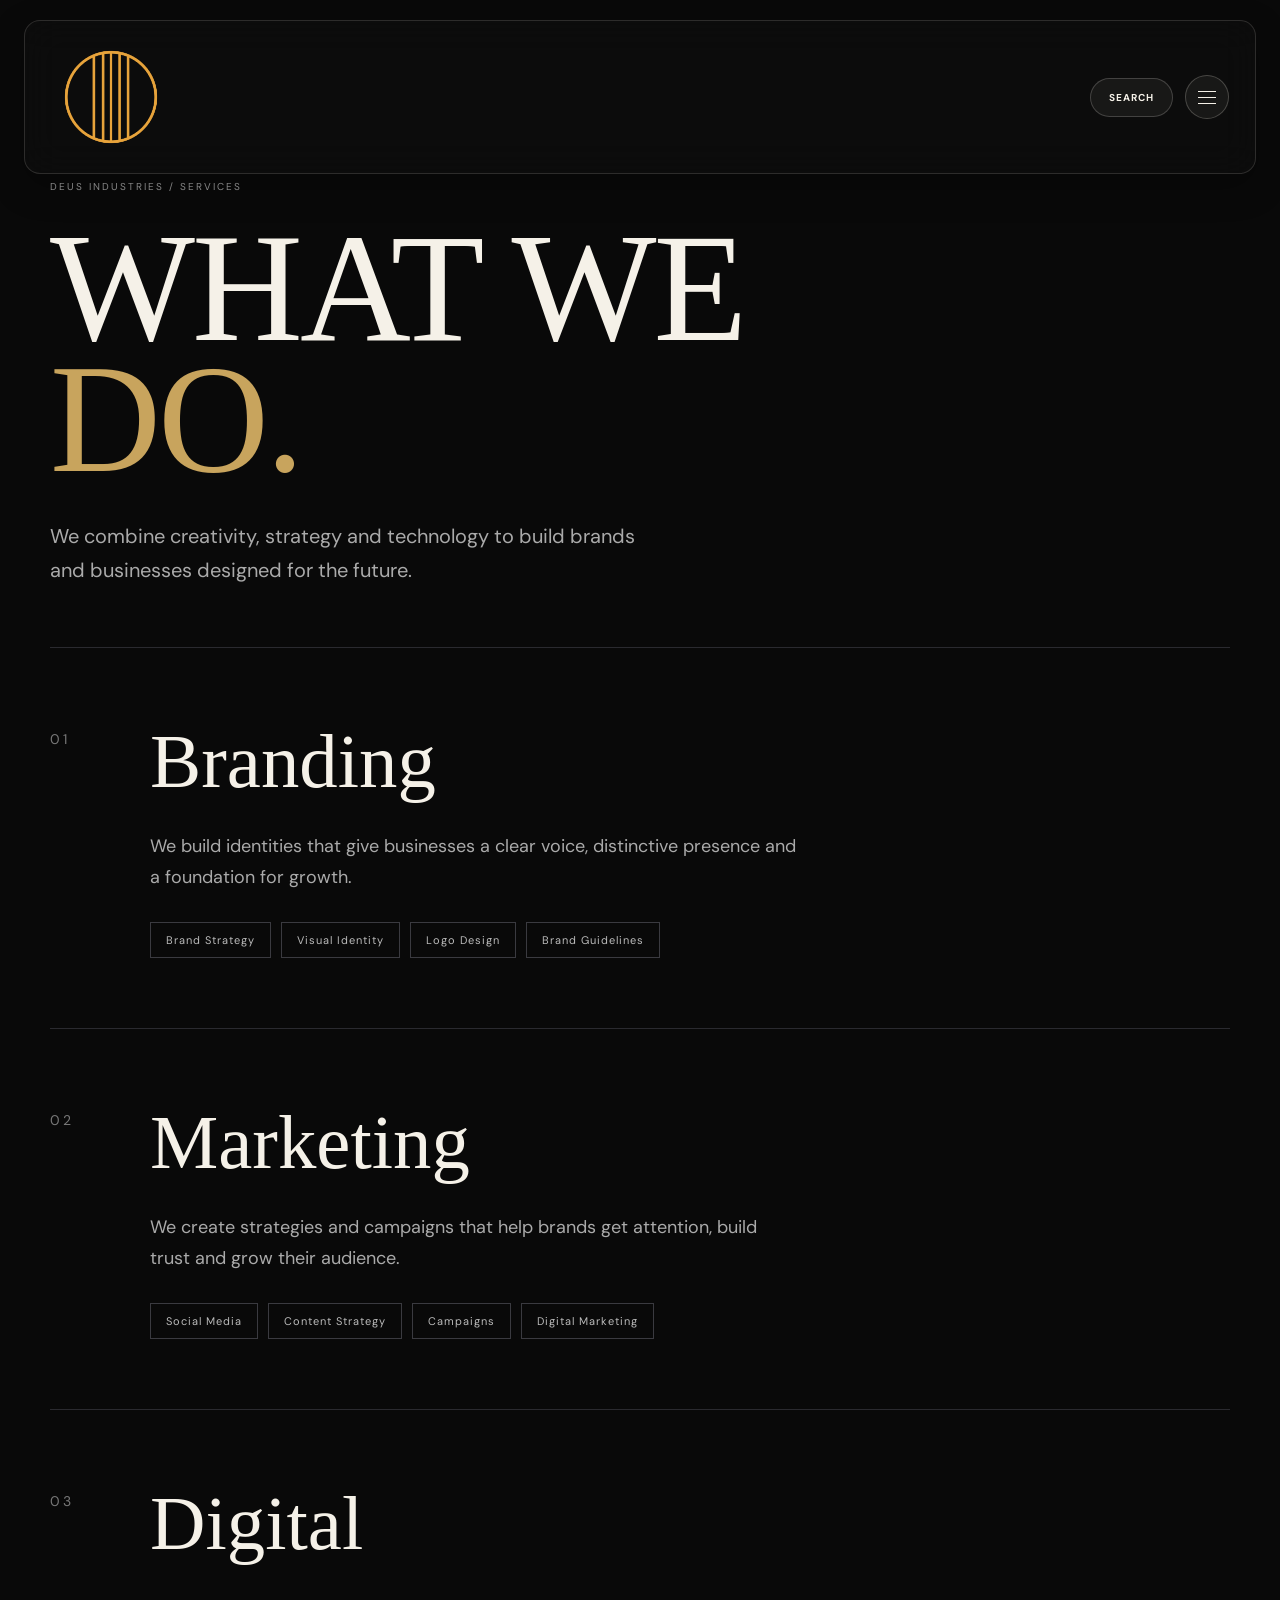
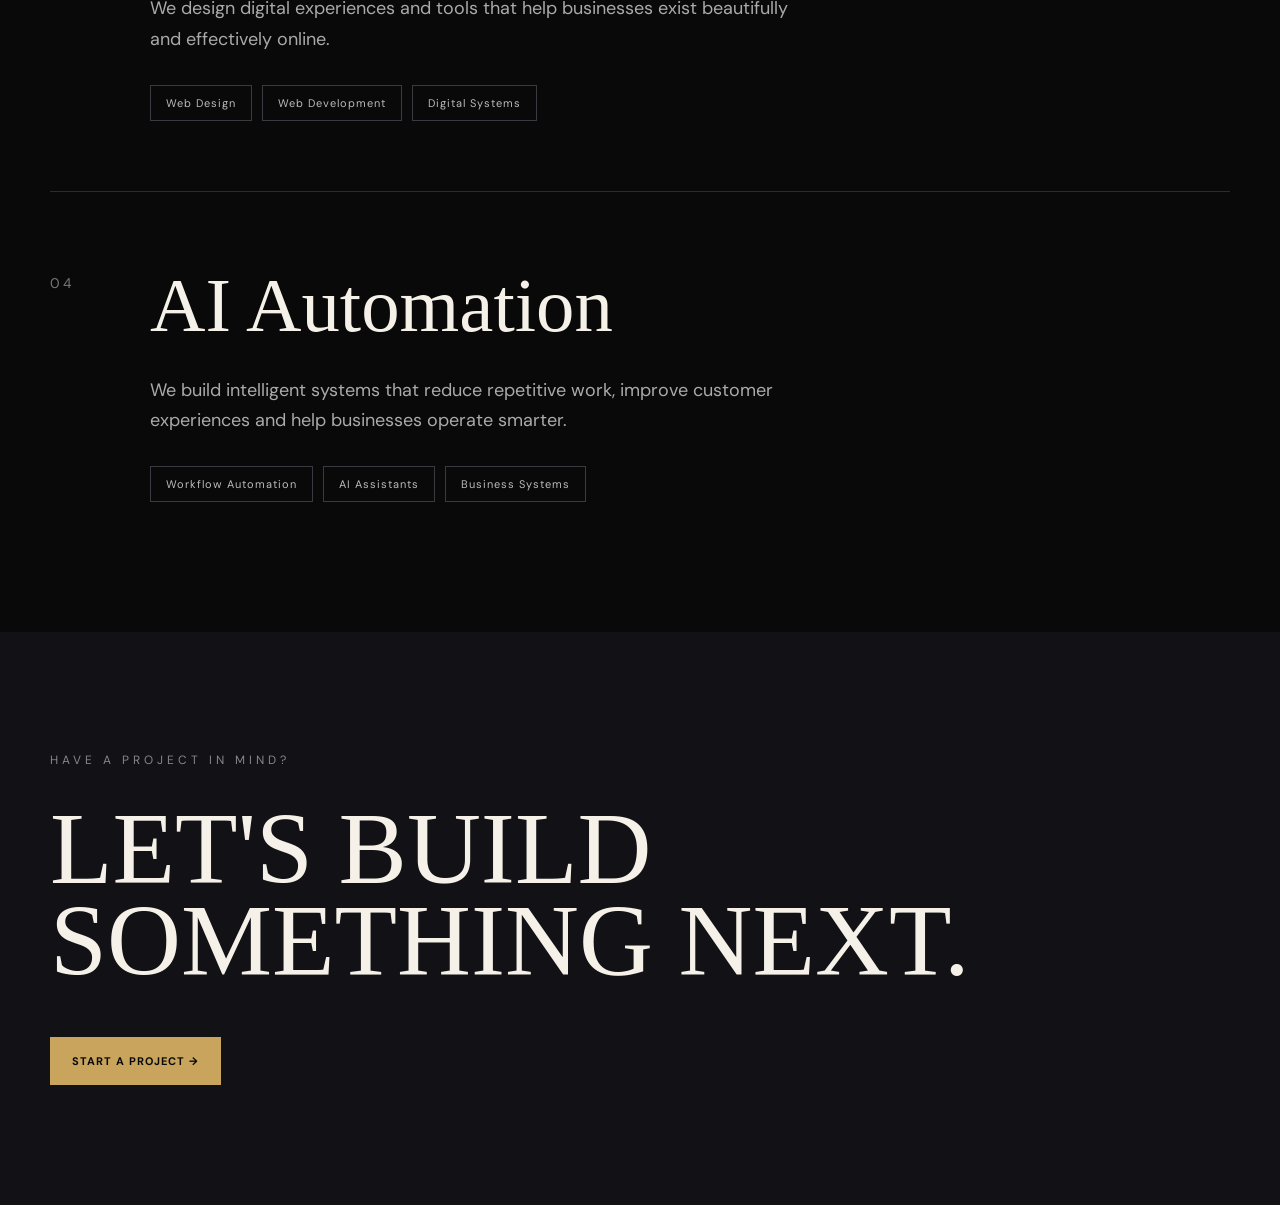
<file: services.html>
<!DOCTYPE html>
<html lang="en">
<head>
  <meta charset="UTF-8">
  <meta name="viewport" content="width=device-width, initial-scale=1.0">
  <title>Services | Deus Industries</title>
  <link rel="stylesheet" href="style.css">
</head>

<body>

  <header class="navbar">
    <a href="index.html" class="logo">
      <img src="images/deus-logo.png" alt="DEUS Industries">
    </a>

    <div class="nav-actions">
      <button class="search-btn" id="searchBtn">SEARCH</button>
      <button class="menu-btn" id="menuBtn" aria-label="Open menu">
        <span></span><span></span><span></span>
      </button>
    </div>
  </header>

  <div class="menu-overlay" id="menuOverlay">
    <div class="menu-header">
      <a href="index.html" class="logo">
        <img src="images/deus-logo.png" alt="DEUS Industries">
      </a>
      <button class="close-btn" id="closeBtn">×</button>
    </div>

    <nav class="menu-links">
      <a href="index.html"><span>Home</span> </a>
      <a href="services.html"><span>Services</span> </a>
      <a href="work.html"><span>Work</span> </a>
      <a href="products.html"><span>Products</span> </a>
      <a href="labs.html"><span>Deus Labs</span> </a>
      <a href="about.html"><span>About</span> </a>
      <a href="contact.html"><span>Contact</span> </a>
    </nav>

    <div class="menu-footer">
      <p>BUILDING BRANDS, BUSINESSES<br>AND DIGITAL SOLUTIONS FOR THE FUTURE.</p>
      <a href="contact.html" class="start-project">START A PROJECT →</a>
    </div>
  </div>

  

  <main>
    <section class="page-hero">
      <p class="eyebrow">DEUS INDUSTRIES / SERVICES</p>

      <h1>
        WHAT WE<br>
        <span>DO.</span>
      </h1>

      <p class="page-intro">
        We combine creativity, strategy and technology
        to build brands and businesses designed for the future.
      </p>
    </section>

    <section class="services-list">
      <div class="service-item">
        <div class="service-number">01</div>
        <div class="service-content">
          <h2>Branding</h2>
          <p>We build identities that give businesses a clear voice, distinctive presence and a foundation for growth.</p>
          <div class="service-tags">
            <span>Brand Strategy</span>
            <span>Visual Identity</span>
            <span>Logo Design</span>
            <span>Brand Guidelines</span>
          </div>
        </div>
      </div>

      <div class="service-item">
        <div class="service-number">02</div>
        <div class="service-content">
          <h2>Marketing</h2>
          <p>We create strategies and campaigns that help brands get attention, build trust and grow their audience.</p>
          <div class="service-tags">
            <span>Social Media</span>
            <span>Content Strategy</span>
            <span>Campaigns</span>
            <span>Digital Marketing</span>
          </div>
        </div>
      </div>

      <div class="service-item">
        <div class="service-number">03</div>
        <div class="service-content">
          <h2>Digital</h2>
          <p>We design digital experiences and tools that help businesses exist beautifully and effectively online.</p>
          <div class="service-tags">
            <span>Web Design</span>
            <span>Web Development</span>
            <span>Digital Systems</span>
          </div>
        </div>
      </div>

      <div class="service-item">
        <div class="service-number">04</div>
        <div class="service-content">
          <h2>AI Automation</h2>
          <p>We build intelligent systems that reduce repetitive work, improve customer experiences and help businesses operate smarter.</p>
          <div class="service-tags">
            <span>Workflow Automation</span>
            <span>AI Assistants</span>
            <span>Business Systems</span>
          </div>
        </div>
      </div>
    </section>

    <section class="services-cta">
      <p>HAVE A PROJECT IN MIND?</p>

      <h2>
        LET'S BUILD<br>
        SOMETHING <span>NEXT.</span>
      </h2>

      <a href="contact.html" class="gold-button">
        START A PROJECT →
      </a>
    </section>
  </main>

  <script src="script.js"></script>
</body>
</html>
</file>
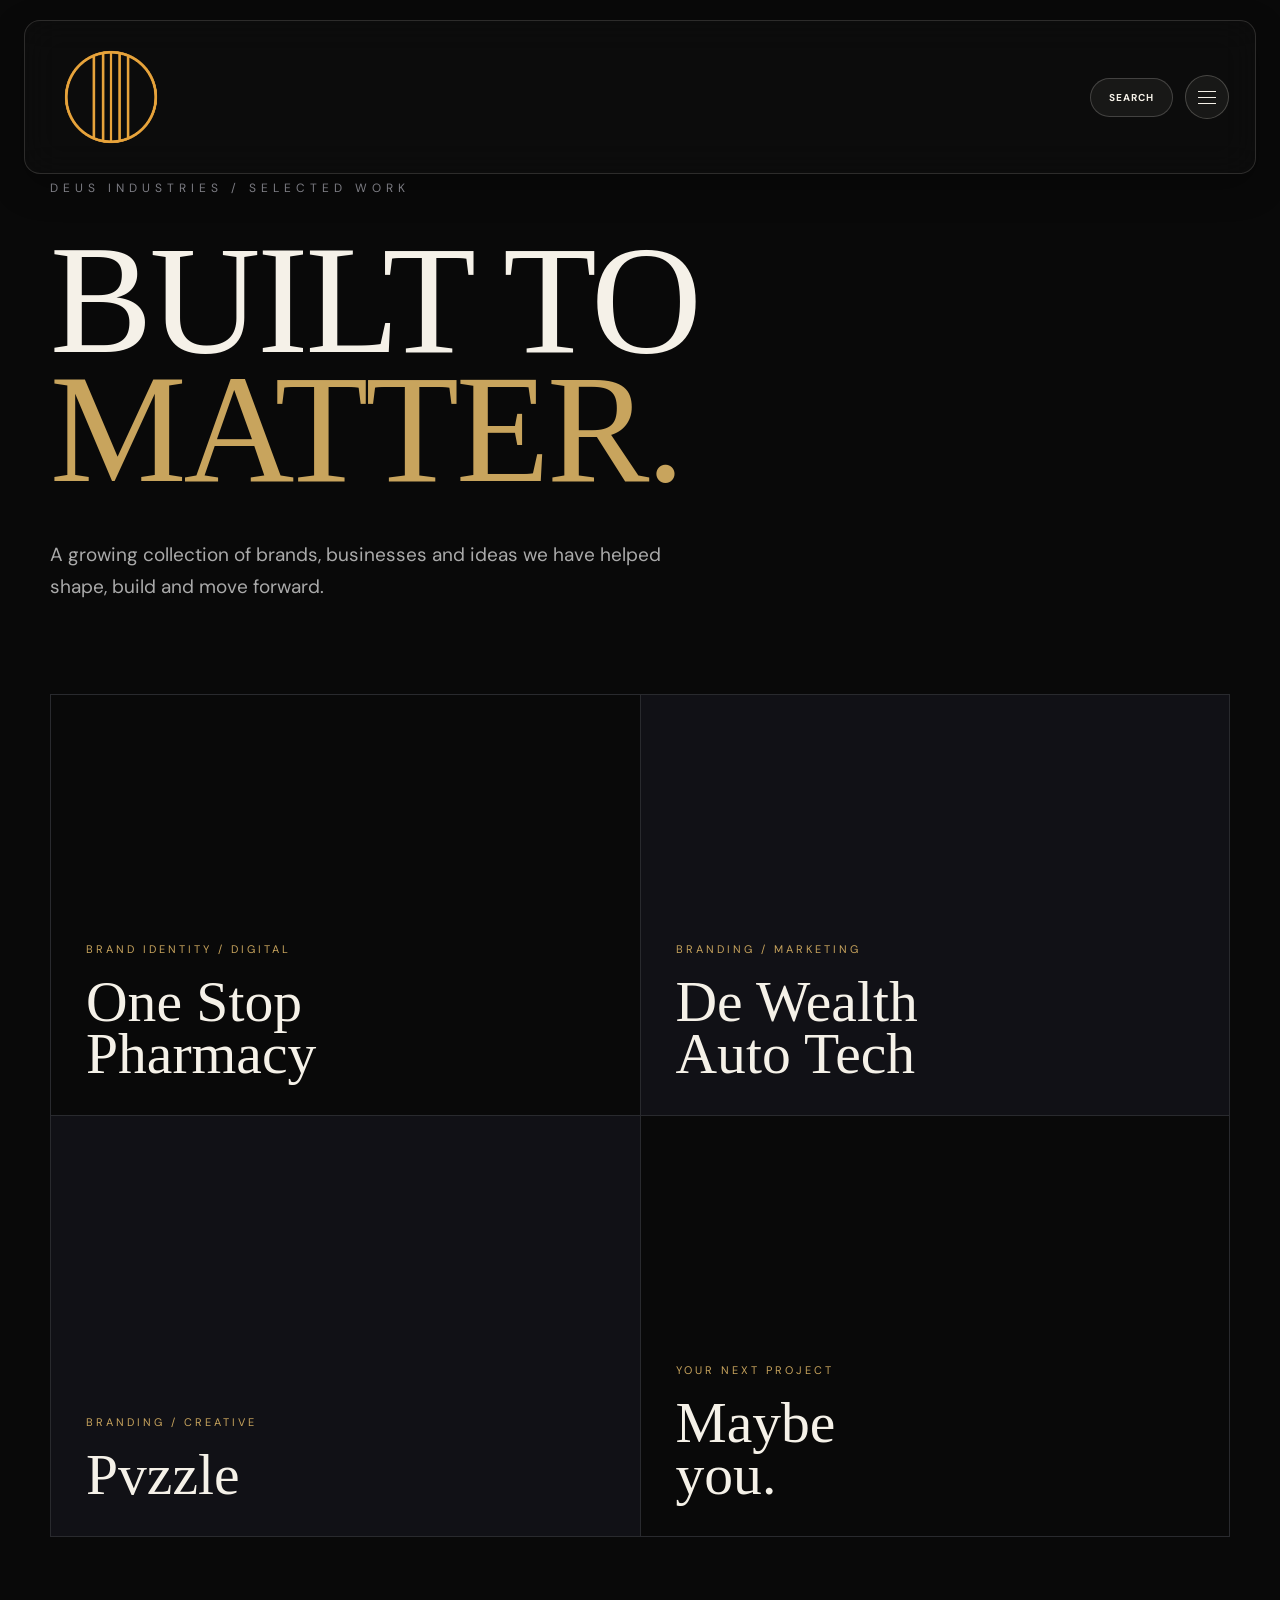
<file: work.html>
<!DOCTYPE html>
<html lang="en">
<head>
  <meta charset="UTF-8">
  <meta name="viewport" content="width=device-width, initial-scale=1.0">
  <title>Work | Deus Industries</title>
  <link rel="stylesheet" href="style.css">
</head>

<body>

  <header class="navbar">
    <a href="index.html" class="logo">
      <img src="images/deus-logo.png" alt="DEUS Industries">
    </a>

    <div class="nav-actions">
      <button class="search-btn" id="searchBtn">SEARCH</button>
      <button class="menu-btn" id="menuBtn" aria-label="Open menu">
        <span></span><span></span><span></span>
      </button>
    </div>
  </header>

  <div class="menu-overlay" id="menuOverlay">
    <div class="menu-header">
      <a href="index.html" class="logo"><img src="images/deus-logo.png" alt="DEUS Industries"></a>
      <button class="close-btn" id="closeBtn">×</button>
    </div>

    <nav class="menu-links">
      <a href="index.html"><span>Home</span> </a>
      <a href="services.html"><span>Services</span> </a>
      <a href="work.html"><span>Work</span> </a>
      <a href="products.html"><span>Products</span> </a>
      <a href="labs.html"><span>Deus Labs</span> </a>
      <a href="about.html"><span>About</span> </a>
      <a href="contact.html"><span>Contact</span> </a>
    </nav>


    <div class="menu-footer">
      <p>BUILDING BRANDS, BUSINESSES<br>AND DIGITAL SOLUTIONS FOR THE FUTURE.</p>
      <a href="contact.html" class="start-project">START A PROJECT →</a>
    </div>
  </div>
  

  <main class="inner-page">
    <p class="page-label">DEUS INDUSTRIES / SELECTED WORK</p>

    <h1>
      BUILT TO<br>
      <span>MATTER.</span>
    </h1>

    <p class="page-description">
      A growing collection of brands, businesses and ideas
      we have helped shape, build and move forward.
    </p>

    <section class="work-grid">
      <a href="onestop.html" class="work-card">
        <p class="work-type">BRAND IDENTITY / DIGITAL</p>
        <h2>One Stop<br>Pharmacy</h2>
      </a>

      <a href="dewealth.html" class="work-card">
        <p class="work-type">BRANDING / MARKETING</p>
        <h2>De Wealth<br>Auto Tech</h2>
      </a>

      <a href="pvzzle.html" class="work-card">
        <p class="work-type">BRANDING / CREATIVE</p>
        <h2>Pvzzle</h2>
      </a>

      <a href="contact.html" class="work-card">
        <p class="work-type">YOUR NEXT PROJECT</p>
        <h2>Maybe<br>you.</h2>
      </a>
    </section>
  </main>

  <script src="script.js"></script>
</body>
</html>
</file>
<file: style.css>
@import url("https://fonts.googleapis.com/css2?family=DM+Sans:wght@400;500;700&family=Playfair+Display:wght@500;600;700&display=swap");

/* =========================
   CORE RESETS & VIEWPORT FIX
========================= */
*,
*::before,
*::after {
  margin: 0;
  padding: 0;
  box-sizing: border-box;
}

html {
  width: 100%;
  overflow-y: scroll;
  scroll-behavior: smooth;
  background: #090909;
  /* Adds an invisible buffer so the header never covers anchor links */
  scroll-padding-top: 130px; 
  /* Tells the browser to smoothly "catch" or snap to specific sections */
  scroll-snap-type: y proximity; 
}

body {
  width: 100%;
  min-height: 100vh;
  margin: 0;
  padding: 0;
  background: #090909;
  color: #f5f1e8;
  font-family: "DM Sans", sans-serif;
  overflow-x: clip;
  position: relative;
}

/* =========================
   FIXED GLASS NAVBAR
========================= */
.navbar {
  position: fixed;
  top: 20px;
  left: 50%;
  transform: translateX(-50%);
  width: calc(100% - 48px);
  max-width: 1400px;
  margin: 0;
  padding: 16px 26px;

  display: flex;
  justify-content: space-between;
  align-items: center;
  z-index: 100;

  background: rgba(15, 15, 15, 0.65);
  border: 1px solid rgba(245, 241, 232, 0.14);
  border-radius: 16px;
  backdrop-filter: blur(18px);
  -webkit-backdrop-filter: blur(18px);
  box-shadow: 0 12px 35px rgba(0, 0, 0, 0.28);
}

.logo img {
  width: 120px;
  height: auto;
  display: block;
}

.nav-actions {
  display: flex;
  align-items: center;
  gap: 12px;
}

.search-btn {
  border: 1px solid rgba(245, 241, 232, 0.2);
  border-radius: 50px;
  background: rgba(245, 241, 232, 0.05);
  color: #f5f1e8;
  padding: 12px 18px;
  font-size: 10px;
  font-family: "DM Sans", sans-serif;
  font-weight: 700;
  letter-spacing: 1px;
  cursor: pointer;
  transition: border-color 0.2s ease, color 0.2s ease;
}

.search-btn:hover {
  border-color: #c8a45d;
  color: #c8a45d;
}

.menu-btn {
  width: 44px;
  height: 44px;
  border: 1px solid rgba(245, 241, 232, 0.22);
  border-radius: 50%;
  background: rgba(245, 241, 232, 0.05);
  display: flex;
  flex-direction: column;
  justify-content: center;
  align-items: center;
  gap: 5px;
  cursor: pointer;
  transition: border-color 0.2s ease;
}

.menu-btn:hover {
  border-color: #c8a45d;
}

.menu-btn span {
  width: 18px;
  height: 1px;
  background: #f5f1e8;
}

/* =========================
   FULL-SCREEN MENU OVERLAY
========================= */
.menu-overlay {
  position: fixed;
  inset: 0;
  background: #0b0b0b;
  z-index: 200;
  padding: 30px 50px;
  display: none;
  flex-direction: column;
  height: 100dvh;
  overflow-y: auto;
  overscroll-behavior: contain;
  -webkit-overflow-scrolling: touch;
}

.menu-overlay.active {
  display: flex;
}

.menu-header {
  display: flex;
  justify-content: space-between;
  align-items: center;
  flex-shrink: 0;
}

.close-btn {
  width: 48px;
  height: 48px;
  border-radius: 50%;
  border: 1px solid #333;
  background: transparent;
  color: #f5f1e8;
  font-size: 30px;
  cursor: pointer;
  display: flex;
  align-items: center;
  justify-content: center;
  transition: border-color 0.2s ease, color 0.2s ease;
}

.close-btn:hover {
  border-color: #c8a45d;
  color: #c8a45d;
}

.menu-links {
  margin-top: 60px;
  display: flex;
  flex-direction: column;
  flex-shrink: 0;
}

.menu-links a {
  color: #777;
  text-decoration: none;
  border-bottom: 1px solid #222;
  padding: 18px 0;
  font-size: 11px;
  letter-spacing: 1px;
  transition: color 0.2s ease;
}

.menu-links a span {
  color: #f5f1e8;
  font-size: clamp(24px, 4vw, 32px);
  margin-right: 15px;
  font-family: "Playfair Display", serif;
  transition: color 0.2s ease;
}

.menu-links a:hover span,
.menu-links a:hover {
  color: #c8a45d;
}

.menu-footer {
  margin-top: auto;
  padding-top: 40px;
  padding-bottom: 20px;
  flex-shrink: 0;
}

.menu-footer p {
  color: #777;
  font-size: 9px;
  line-height: 1.6;
  letter-spacing: 1px;
}

.start-project {
  display: inline-block;
  margin-top: 20px;
  color: #c8a45d;
  text-decoration: none;
  font-size: 12px;
  font-weight: 700;
  letter-spacing: 1px;
}

/* =========================
   SEARCH MODAL OVERLAY
========================= */
.search-overlay {
  position: fixed;
  inset: 0;
  z-index: 300;
  padding: 30px 50px;
  background: rgba(9, 9, 9, 0.95);
  backdrop-filter: blur(22px);
  -webkit-backdrop-filter: blur(22px);
  display: none;
  flex-direction: column;
  height: 100dvh;
  overflow-y: auto;
}

.search-overlay.active {
  display: flex;
}

.search-header {
  display: flex;
  justify-content: space-between;
  align-items: center;
  color: #aaa;
  font-size: 11px;
  letter-spacing: 3px;
  flex-shrink: 0;
}

.search-close-btn {
  width: 48px;
  height: 48px;
  border: 1px solid #333;
  border-radius: 50%;
  background: transparent;
  color: #f5f1e8;
  font-size: 30px;
  cursor: pointer;
  display: flex;
  align-items: center;
  justify-content: center;
}

.search-content {
  max-width: 1000px;
  width: 100%;
  margin: 10vh auto 0;
}

#searchInput {
  width: 100%;
  border: 0;
  border-bottom: 1px solid #555;
  outline: none;
  background: transparent;
  color: #f5f1e8;
  padding: 18px 0;
  font-family: Georgia, serif;
  font-size: clamp(32px, 5vw, 75px);
}

#searchInput::placeholder {
  color: #555;
}

.search-results {
  margin-top: 35px;
}

.search-placeholder {
  color: #777;
  font-size: 14px;
}

.search-result {
  display: block;
  padding: 22px 0;
  border-bottom: 1px solid #292a2e;
  color: #f5f1e8;
  text-decoration: none;
}

.search-result small {
  display: block;
  margin-bottom: 8px;
  color: #c8a45d;
  font-size: 10px;
  letter-spacing: 2px;
}

.search-result h3 {
  font-family: Georgia, serif;
  font-size: 28px;
  font-weight: 400;
  transition: color 0.2s ease;
}

.search-result:hover h3 {
  color: #c8a45d;
}

.no-results {
  color: #888;
  font-size: 15px;
}

/* =========================
   CONTACT INQUIRY MODAL
========================= */
.contact-modal-overlay {
  position: fixed;
  inset: 0;
  background: rgba(0, 0, 0, 0.78);
  backdrop-filter: blur(14px);
  -webkit-backdrop-filter: blur(14px);
  z-index: 500;
  display: flex;
  align-items: center;
  justify-content: center;
  padding: 24px;
  opacity: 0;
  visibility: hidden;
  transition: opacity 0.3s cubic-bezier(0.16, 1, 0.3, 1),
              visibility 0.3s;
}

.contact-modal-overlay.active {
  opacity: 1;
  visibility: visible;
}

.contact-modal-card {
  width: 100%;
  max-width: 480px;
  background: #111114;
  border: 1px solid rgba(245, 241, 232, 0.12);
  border-radius: 18px;
  padding: 36px 32px;
  box-shadow: 0 25px 50px -12px rgba(0, 0, 0, 0.7);
  transform: translateY(20px) scale(0.97);
  transition: transform 0.35s cubic-bezier(0.16, 1, 0.3, 1);
}

.contact-modal-overlay.active .contact-modal-card {
  transform: translateY(0) scale(1);
}

.modal-card-header {
  display: flex;
  justify-content: space-between;
  align-items: center;
}

.modal-card-header h3 {
  font-family: Georgia, serif;
  font-size: 26px;
  font-weight: 400;
  color: #f5f1e8;
}

.modal-close-btn {
  background: transparent;
  border: none;
  color: #888;
  font-size: 28px;
  cursor: pointer;
  line-height: 1;
  transition: color 0.2s;
}

.modal-close-btn:hover {
  color: #f5f1e8;
}

.modal-subtitle {
  font-size: 13px;
  color: #888;
  margin: 8px 0 24px;
  line-height: 1.5;
}

.form-group {
  margin-bottom: 18px;
}

.form-group label {
  display: block;
  font-size: 11px;
  letter-spacing: 1px;
  color: #aaa;
  margin-bottom: 8px;
  text-transform: uppercase;
}

.form-group input,
.form-group select,
.form-group textarea {
  width: 100%;
  padding: 14px 16px;
  background: #191a1f;
  border: 1px solid #27282e;
  border-radius: 10px;
  color: #f5f1e8;
  font-family: "DM Sans", sans-serif;
  font-size: 14px;
  outline: none;
  transition: border-color 0.2s, background 0.2s;
}

.form-group input:focus,
.form-group select:focus,
.form-group textarea:focus {
  border-color: #c8a45d;
  background: #202127;
}

.modal-submit-btn {
  width: 100%;
  padding: 16px;
  margin-top: 10px;
  background: #c8a45d;
  color: #090909;
  border: none;
  border-radius: 10px;
  font-family: "DM Sans", sans-serif;
  font-weight: 700;
  font-size: 12px;
  letter-spacing: 1.5px;
  cursor: pointer;
  transition: transform 0.2s, background 0.2s, box-shadow 0.2s;
}

.modal-submit-btn:hover {
  background: #deb970;
  transform: translateY(-2px);
  box-shadow: 0 8px 20px rgba(200, 164, 93, 0.25);
}

/* =========================
   GLOBAL TYPOGRAPHY & BUTTONS
========================= */
h1 {
  font-family: "Playfair Display", serif;
  font-size: clamp(55px, 12vw, 150px);
  line-height: 0.85;
  letter-spacing: -3px;
  font-weight: 600;
}

h1 span {
  color: #c8a45d;
}

.btn,
.gold-button {
  display: inline-block;
  padding: 17px 22px;
  text-decoration: none;
  font-size: 11px;
  letter-spacing: 1px;
  font-weight: 700;
  text-align: center;
  cursor: pointer;
  transition: transform 0.25s cubic-bezier(0.2, 0.8, 0.2, 1),
              box-shadow 0.25s cubic-bezier(0.2, 0.8, 0.2, 1),
              background 0.25s ease;
}

.primary,
.gold-button {
  background: #c8a45d;
  color: #090909;
}

.primary:hover,
.gold-button:hover {
  transform: translateY(-3px);
  box-shadow: 0 10px 25px rgba(200, 164, 93, 0.28);
}

.secondary {
  border: 1px solid #333;
  color: #f5f1e8;
}

.secondary:hover {
  transform: translateY(-3px);
  border-color: #f5f1e8;
  background: rgba(245, 241, 232, 0.05);
}

/* =========================
   HOME HERO
========================= */
.hero {
  min-height: 100vh;
  padding: 180px 50px 35px;
  display: flex;
  flex-direction: column;
  justify-content: space-between;
  background: radial-gradient(circle at 80% 30%, rgba(200, 164, 93, 0.15), transparent 35%), #090909;
  /* Makes the scroll lock onto the top of the hero */
  scroll-snap-align: start; 
}

.eyebrow {
  font-size: 10px;
  letter-spacing: 2px;
  color: #9c9c9c;
  margin-bottom: 30px;
}

.hero-text {
  max-width: 420px;
  font-size: 16px;
  line-height: 1.65;
  color: #a8a8a8;
  margin-top: 35px;
}

.hero-buttons {
  margin-top: 40px;
  display: flex;
  gap: 12px;
  flex-wrap: wrap;
}

.hero-content {
  padding-bottom: 60px;
}

.hero-bottom {
  display: flex;
  justify-content: space-between;
  align-items: flex-end;
  font-size: 9px;
  letter-spacing: 1px;
  color: #777;
  padding-top: 22px;
  border-top: 1px solid rgba(245, 241, 232, 0.12);
}

/* =========================
   HOMEPAGE FEATURED SECTION & SCROLL
========================= */
.scroll-indicator {
  color: #777;
  text-decoration: none;
  transition: color 0.2s ease;
}

.scroll-indicator:hover {
  color: #c8a45d;
}

.home-featured-section {
  padding: 0 50px 120px;
  background: #090909;
  /* Makes the scroll lock onto this section when you scroll past the hero */
  scroll-snap-align: start; 
}

.client-marquee {
  padding: 80px 0;
  border-top: 1px solid #292a2e;
  border-bottom: 1px solid #292a2e;
  overflow: hidden;
  white-space: nowrap;
  position: relative;
}

.section-label {
  color: #888;
  font-size: 11px;
  letter-spacing: 4px;
  margin-bottom: 30px;
}

.marquee-track {
  display: inline-block;
  animation: scrollMarquee 20s linear infinite;
  color: #333;
  font-family: Georgia, serif;
  font-size: clamp(35px, 6vw, 70px);
}

.marquee-track .dot {
  color: #c8a45d;
  margin: 0 20px;
}

@keyframes scrollMarquee {
  0% { transform: translateX(0); }
  100% { transform: translateX(-50%); }
}

.featured-grid {
  display: grid;
  grid-template-columns: repeat(2, 1fr);
  gap: 40px;
  margin-top: 100px;
}

.feature-card {
  text-decoration: none;
  display: flex;
  flex-direction: column;
  gap: 20px;
}

.feature-image {
  background: #111116;
  border: 1px solid #292a2e;
  aspect-ratio: 4 / 3;
  display: flex;
  align-items: center;
  justify-content: center;
  transition: transform 0.4s cubic-bezier(0.16, 1, 0.3, 1), border-color 0.4s ease;
}

.feature-image p {
  color: #444;
  font-size: 14px;
  letter-spacing: 2px;
}

.feature-card:hover .feature-image {
  transform: translateY(-8px);
  border-color: #c8a45d;
}

.feature-meta {
  display: flex;
  justify-content: space-between;
  align-items: flex-end;
}

.feature-meta h3 {
  color: #f5f1e8;
  font-family: Georgia, serif;
  font-size: 32px;
  font-weight: 400;
  transition: color 0.3s ease;
}

.feature-meta span {
  color: #c8a45d;
  font-size: 10px;
  letter-spacing: 2px;
  font-weight: 700;
}

.feature-card:hover .feature-meta h3 {
  color: #c8a45d;
}

/* Mobile Adjustment for Featured Grid */
@media (max-width: 600px) {
  .home-featured-section {
    padding: 0 24px 80px;
  }
  .featured-grid {
    grid-template-columns: 1fr;
  }
}

/* =========================
   SHARED INNER PAGES
========================= */
.inner-page {
  padding: 180px 50px 120px;
}

.page-label {
  color: #8d8d95;
  font-size: 12px;
  letter-spacing: 5px;
  margin-bottom: 40px;
}

.inner-page h1 {
  font-family: Georgia, serif;
  font-size: clamp(60px, 12vw, 170px);
  font-weight: 400;
  line-height: 0.84;
  margin-bottom: 45px;
}

.page-description {
  max-width: 650px;
  color: #aaa;
  font-size: 19px;
  line-height: 1.7;
}

/* =========================
   SERVICES PAGE
========================= */
.page-hero {
  padding: 180px 50px 60px;
  min-height: 60vh;
  display: flex;
  flex-direction: column;
  justify-content: flex-end;
}

.page-hero h1 {
  font-family: Georgia, serif;
  font-size: clamp(60px, 12vw, 180px);
  line-height: 0.85;
  font-weight: 400;
  margin-bottom: 35px;
}

.page-intro {
  max-width: 600px;
  font-size: 20px;
  line-height: 1.7;
  color: #aaa;
}

.services-list {
  padding: 0 50px;
}

.service-item {
  display: grid;
  grid-template-columns: 100px 1fr;
  padding: 70px 0;
  border-top: 1px solid #2a2a2f;
  transition: background 0.3s ease;
}

.service-item:hover {
  background: rgba(245, 241, 232, 0.015);
}

.service-number {
  font-size: 14px;
  letter-spacing: 3px;
  color: #777;
  padding-top: 12px;
}

.service-content h2 {
  font-family: Georgia, serif;
  font-size: clamp(38px, 6vw, 90px);
  font-weight: 400;
  margin-bottom: 25px;
}

.service-content p {
  max-width: 650px;
  font-size: 18px;
  line-height: 1.7;
  color: #aaa;
  margin-bottom: 30px;
}

.service-tags {
  display: flex;
  flex-wrap: wrap;
  gap: 10px;
}

.service-tags span {
  border: 1px solid #3a3a40;
  padding: 10px 15px;
  font-size: 11px;
  letter-spacing: 1px;
  color: #bbb;
}

.services-cta {
  margin-top: 60px;
  padding: 120px 50px;
  background: #111116;
}

.services-cta p {
  font-size: 12px;
  letter-spacing: 4px;
  color: #888;
  margin-bottom: 35px;
}

.services-cta h2 {
  font-family: Georgia, serif;
  font-size: clamp(45px, 8vw, 130px);
  font-weight: 400;
  line-height: 0.9;
  margin-bottom: 50px;
}

/* =========================
   WORK PORTFOLIO
========================= */
.work-grid {
  margin-top: 90px;
  display: grid;
  grid-template-columns: repeat(2, 1fr);
  gap: 1px;
  background: #292a2e;
  border: 1px solid #292a2e;
}

.work-card {
  min-height: 420px;
  padding: 35px;
  background: #090909;
  display: flex;
  flex-direction: column;
  justify-content: flex-end;
  text-decoration: none;
  transition: transform 0.3s cubic-bezier(0.2, 0.8, 0.2, 1), background 0.3s ease;
}

.work-card:nth-child(2),
.work-card:nth-child(3) {
  background: #111116;
}

.work-card:hover {
  background: #17171a;
  transform: translateY(-4px);
  z-index: 2;
}

.work-type {
  color: #c8a45d;
  font-size: 11px;
  letter-spacing: 3px;
  margin-bottom: 20px;
  transition: filter 0.3s ease;
}

.work-card:hover .work-type {
  filter: drop-shadow(0 0 8px rgba(200, 164, 93, 0.6));
}

.work-card h2 {
  color: #f5f1e8;
  font-family: Georgia, serif;
  font-size: clamp(38px, 4.5vw, 80px);
  font-weight: 400;
  line-height: 0.9;
}

/* =========================
   PRODUCTS & LABS
========================= */
.coming-soon {
  margin-top: 90px;
  padding: 80px 0;
  border-top: 1px solid #292a2e;
  border-bottom: 1px solid #292a2e;
}

.coming-soon h2 {
  font-family: Georgia, serif;
  font-size: clamp(40px, 6vw, 100px);
  font-weight: 400;
  line-height: 0.9;
  margin-bottom: 25px;
}

.coming-soon p {
  max-width: 560px;
  color: #aaa;
  font-size: 18px;
  line-height: 1.7;
}

.labs-statement {
  max-width: 1100px;
  margin-top: 90px;
  padding: 90px 0;
  border-top: 1px solid #292a2e;
}

.labs-statement p {
  font-family: Georgia, serif;
  font-size: clamp(34px, 5.5vw, 90px);
  font-weight: 400;
  line-height: 0.95;
}

/* =========================
   ABOUT PAGE
========================= */
.about-grid {
  display: grid;
  grid-template-columns: 1fr 1.3fr;
  gap: 80px;
  margin-top: 90px;
  padding-top: 80px;
  border-top: 1px solid #292a2e;
}

.about-grid h2 {
  font-family: Georgia, serif;
  font-size: clamp(38px, 4.5vw, 75px);
  font-weight: 400;
  line-height: 0.95;
}

.about-grid p {
  color: #aaa;
  font-size: 18px;
  line-height: 1.8;
  margin-bottom: 25px;
}

/* =========================
   CONTACT PAGE
========================= */
.contact-page {
  min-height: calc(100vh - 120px);
  padding: 180px 50px 80px;
  display: flex;
  flex-direction: column;
  justify-content: center;
}

.contact-page h1 {
  font-family: Georgia, serif;
  font-size: clamp(55px, 10vw, 165px);
  font-weight: 400;
  line-height: 0.84;
  margin: 30px 0 45px;
}

.contact-link {
  width: fit-content;
  color: #c8a45d;
  border-bottom: 1px solid #c8a45d;
  padding-bottom: 10px;
  font-size: clamp(20px, 3vw, 34px);
  text-decoration: none;
}

/* =========================
   CASE STUDY PAGES
========================= */
.case-study {
  padding: 0 50px;
}

.case-hero {
  min-height: 75vh;
  display: flex;
  flex-direction: column;
  justify-content: center;
  align-items: flex-start;
  padding: 80px 0;
}

.case-hero h1 {
  font-family: Georgia, serif;
  font-size: clamp(55px, 11vw, 185px);
  font-weight: 400;
  line-height: 0.82;
  margin: 30px 0 40px;
}

.case-intro {
  max-width: 560px;
  color: #aaa;
  font-size: 20px;
  line-height: 1.7;
  margin-bottom: 40px;
}

.case-image {
  min-height: 550px;
  display: flex;
  align-items: flex-end;
  padding: 45px;
  background: linear-gradient(135deg, rgba(200, 164, 93, 0.18), rgba(9, 9, 9, 0.3)), #161616;
  border: 1px solid #292a2e;
}

.case-image p {
  color: #f5f1e8;
  font-size: 11px;
  letter-spacing: 4px;
}

.case-details {
  display: grid;
  grid-template-columns: 1fr 1.5fr;
  gap: 80px;
  padding: 100px 0;
  border-bottom: 1px solid #292a2e;
}

.case-detail-label p {
  color: #888;
  font-size: 11px;
  letter-spacing: 3px;
}

.case-detail-content h2 {
  font-family: Georgia, serif;
  font-size: clamp(36px, 4.5vw, 75px);
  font-weight: 400;
  line-height: 0.95;
  margin-bottom: 30px;
}

.case-detail-content p {
  max-width: 650px;
  color: #aaa;
  font-size: 18px;
  line-height: 1.8;
}

.case-cta {
  padding: 130px 0;
}

.case-cta p {
  color: #888;
  font-size: 11px;
  letter-spacing: 4px;
  margin-bottom: 30px;
}

.case-cta h2 {
  font-family: Georgia, serif;
  font-size: clamp(45px, 8vw, 130px);
  font-weight: 400;
  line-height: 0.88;
  margin-bottom: 50px;
}

/* =========================
   SCROLL REVEAL UTILITY
========================= */
.reveal {
  opacity: 0;
  transform: translateY(28px);
  transition: opacity 0.8s cubic-bezier(0.16, 1, 0.3, 1),
              transform 0.8s cubic-bezier(0.16, 1, 0.3, 1);
  will-change: opacity, transform;
}

.reveal.revealed {
  opacity: 1;
  transform: translateY(0);
}

/* =========================
   MOBILE RESPONSIVE RULES
========================= */
@media (max-width: 600px) {
  .navbar {
    width: calc(100% - 32px);
    top: 12px;
    left: 50%;
    transform: translateX(-50%);
    padding: 12px 16px;
    border-radius: 14px;
  }

  .logo img {
    width: 95px; 
  }

  .search-btn {
    padding: 10px 13px;
    font-size: 9px;
  }

  .menu-overlay,
  .search-overlay {
    padding: 25px 24px;
  }

  .hero {
    padding: 160px 24px 40px; 
    min-height: 100vh;
  }

  .hero-buttons {
    flex-direction: column;
  }

  h1,
  .inner-page h1,
  .page-hero h1,
  .case-hero h1,
  .contact-page h1 {
    font-size: clamp(38px, 10vw, 60px);
    letter-spacing: -1.5px;
    word-break: break-word;
    overflow-wrap: break-word;
  }

  .inner-page,
  .services-list,
  .case-study {
    padding-left: 24px;
    padding-right: 24px;
  }

  .inner-page,
  .page-hero,
  .case-hero,
  .contact-page {
    padding-top: 150px;
  }

  .service-item {
    grid-template-columns: 1fr;
    gap: 15px;
    padding: 45px 0;
  }

  .work-grid {
    grid-template-columns: 1fr;
    gap: 12px;
    background: transparent;
    border: none;
    margin-top: 60px;
  }

  .work-card {
    min-height: 280px;
    border: 1px solid #292a2e;
    padding: 25px;
  }

  .about-grid,
  .case-details {
    grid-template-columns: 1fr;
    gap: 30px;
    margin-top: 60px;
    padding-top: 50px;
  }

  .case-image {
    min-height: 320px;
    padding: 24px;
  }

  .services-cta,
  .case-cta {
    padding: 70px 24px;
  }
}
</file>
